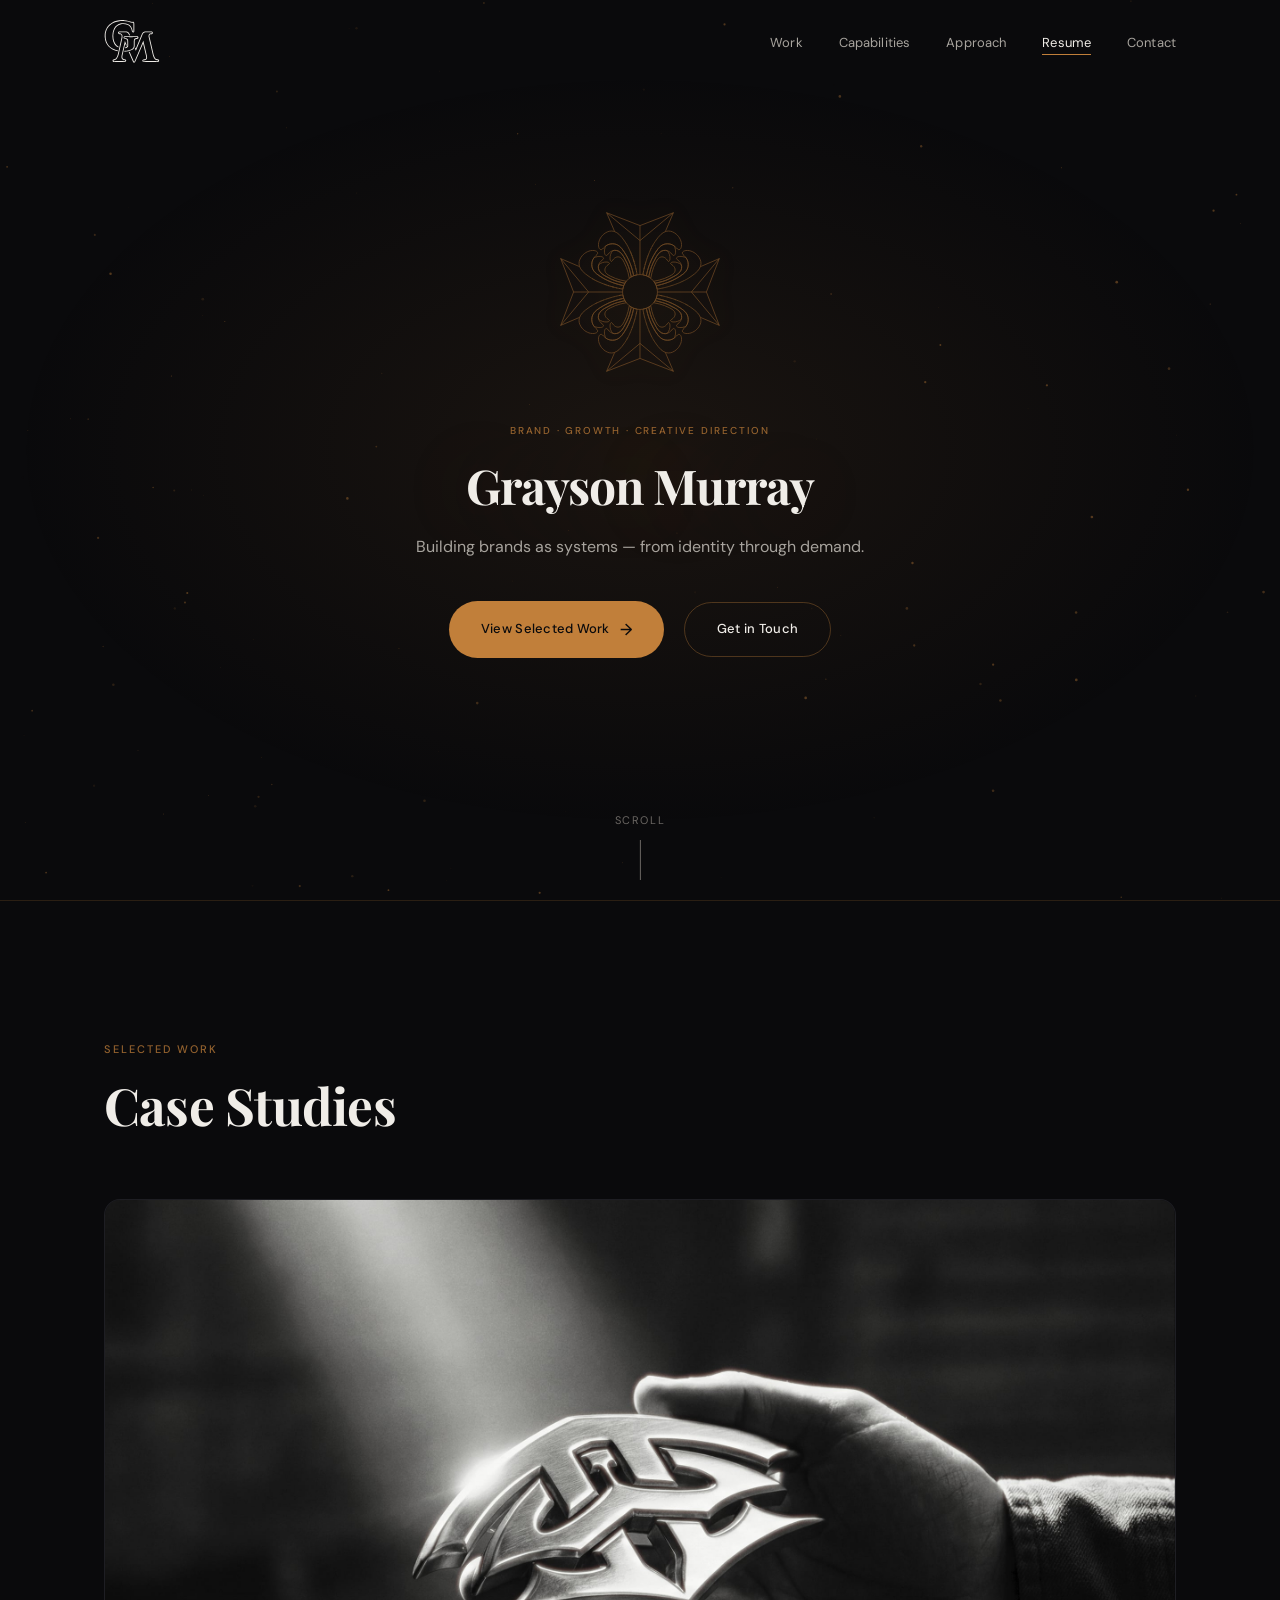
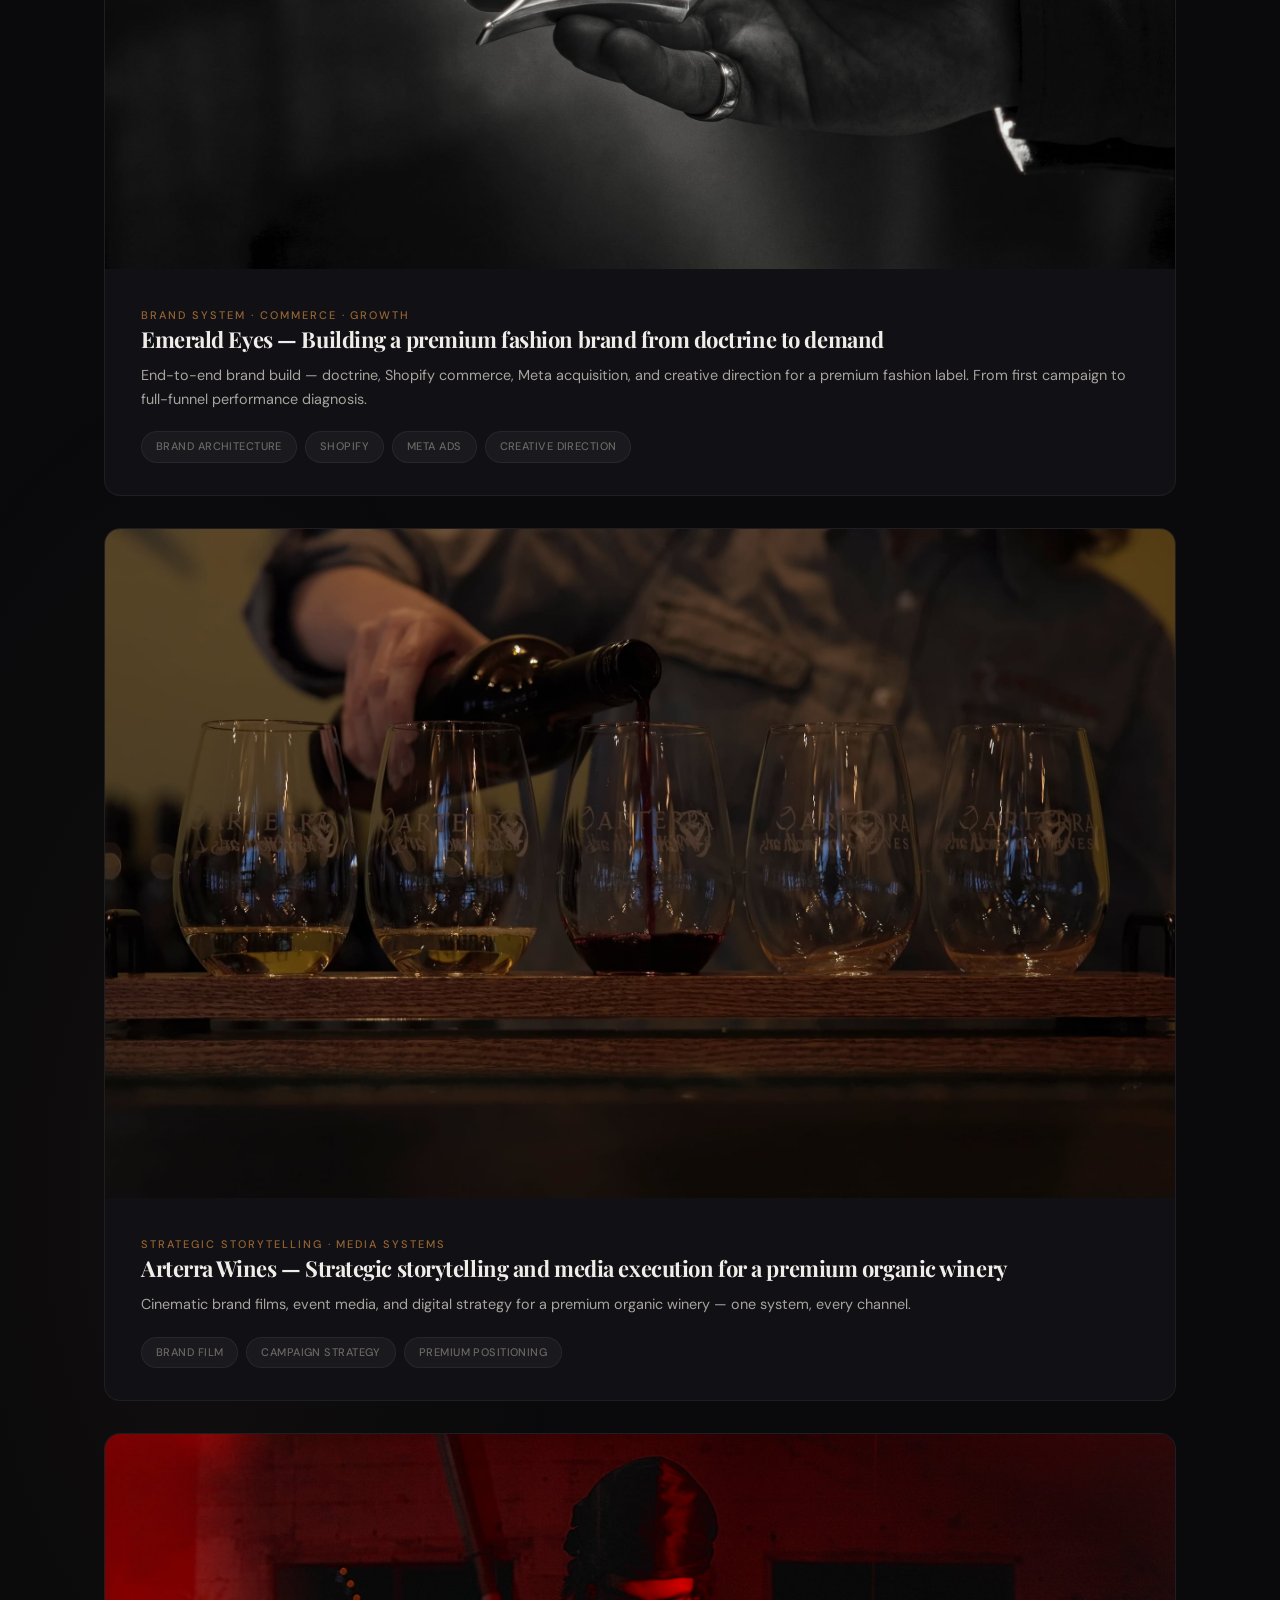
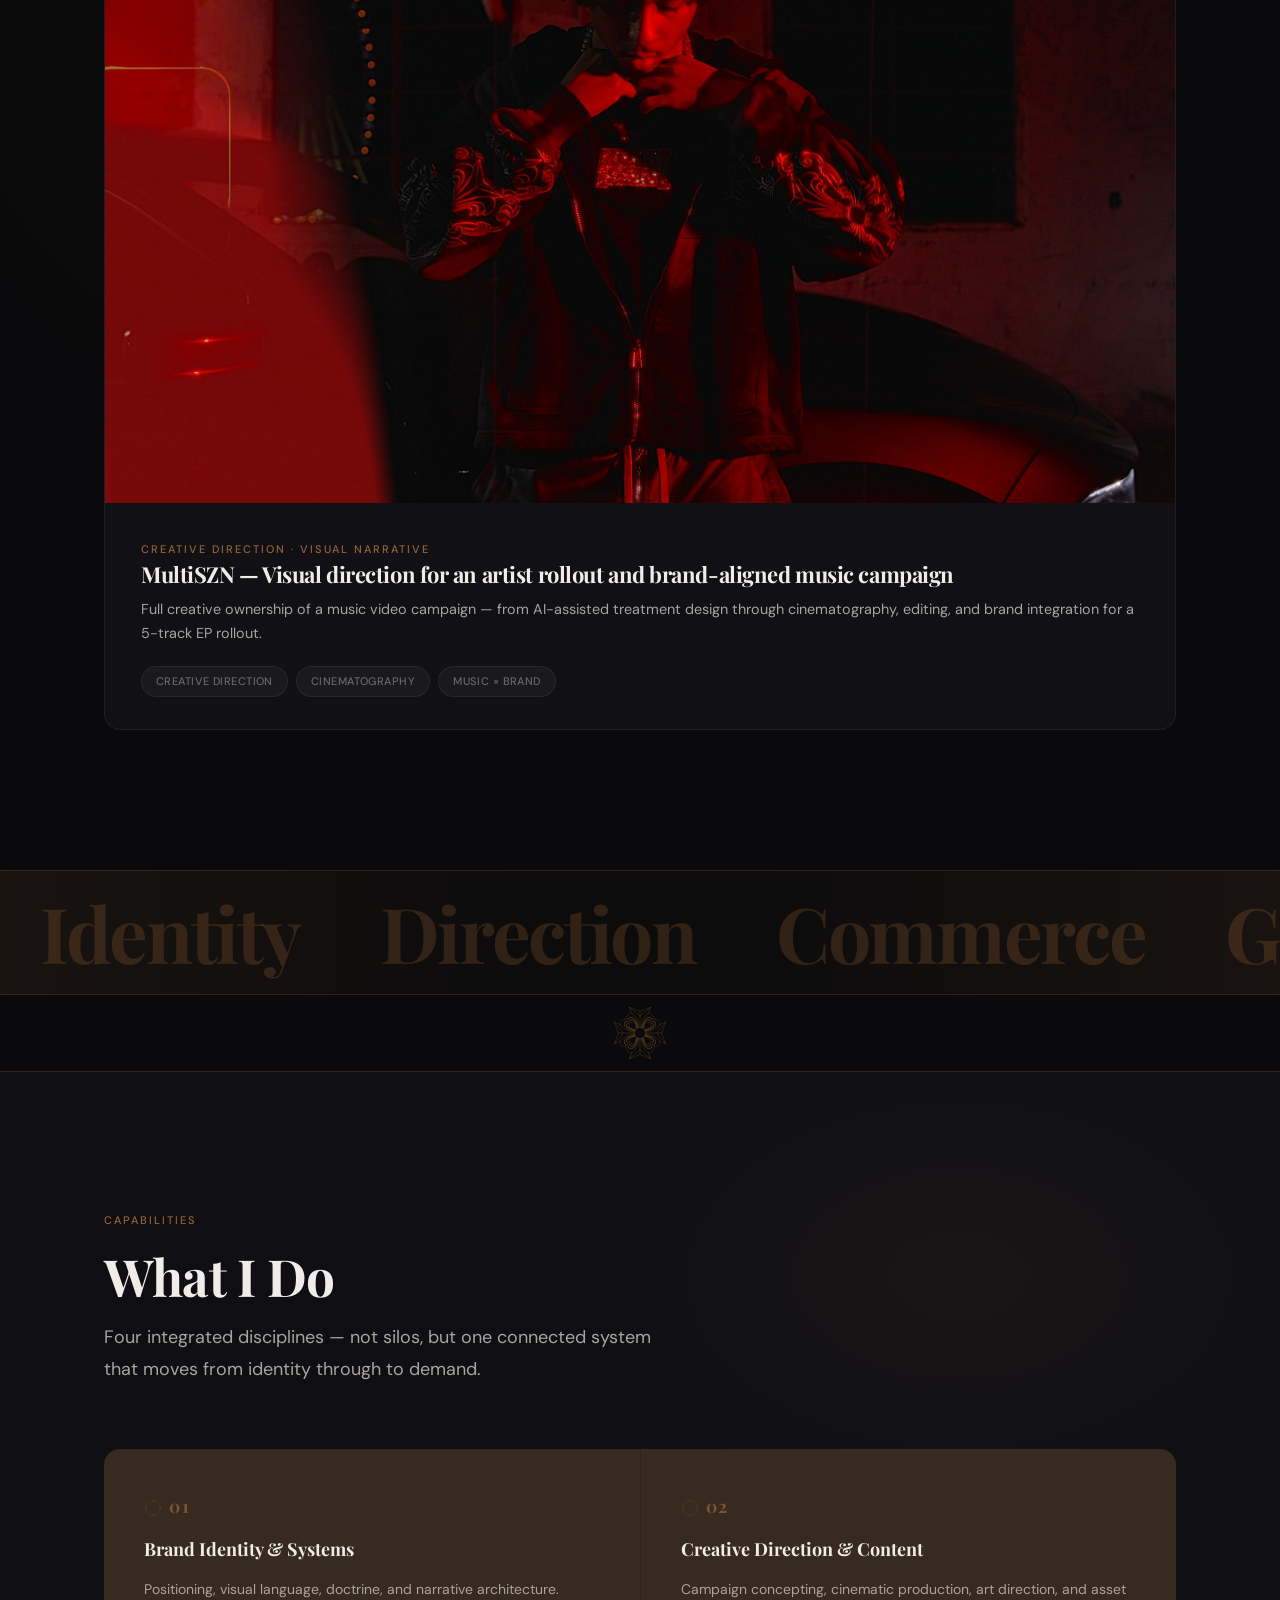
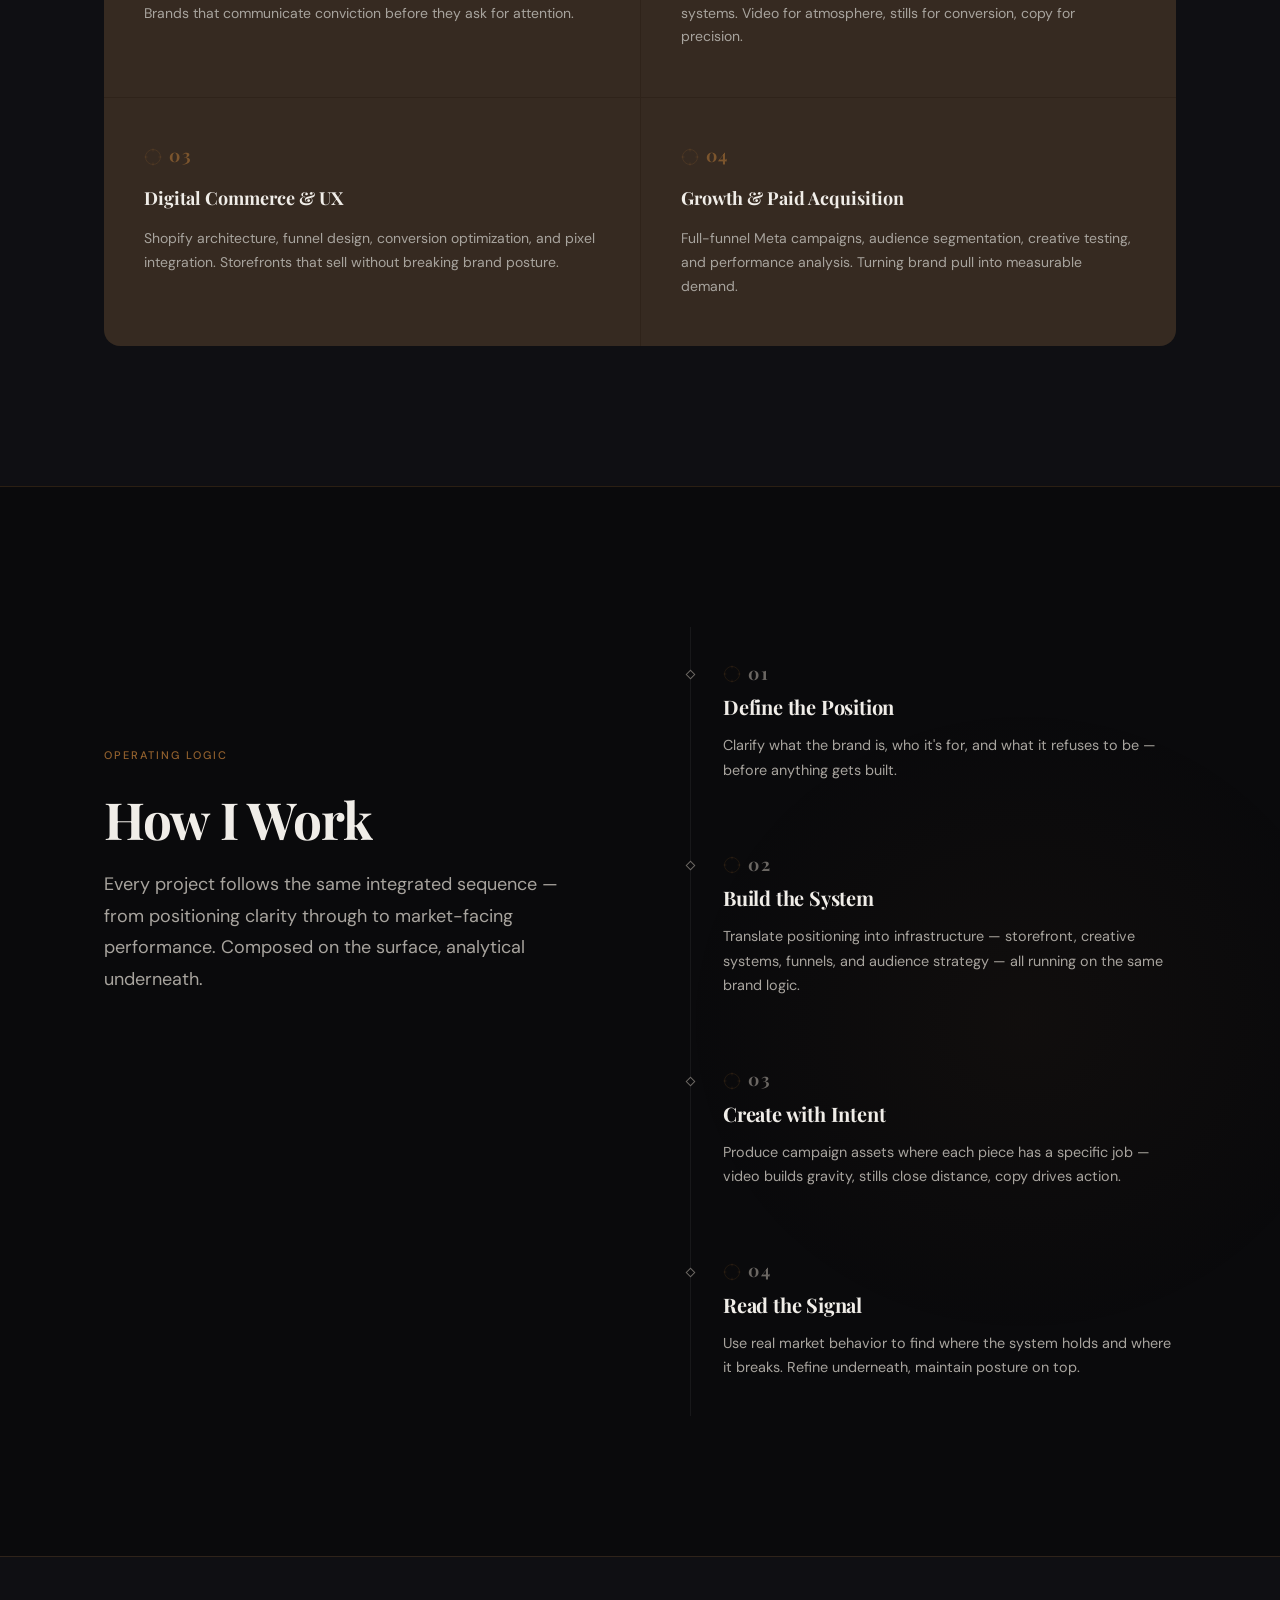
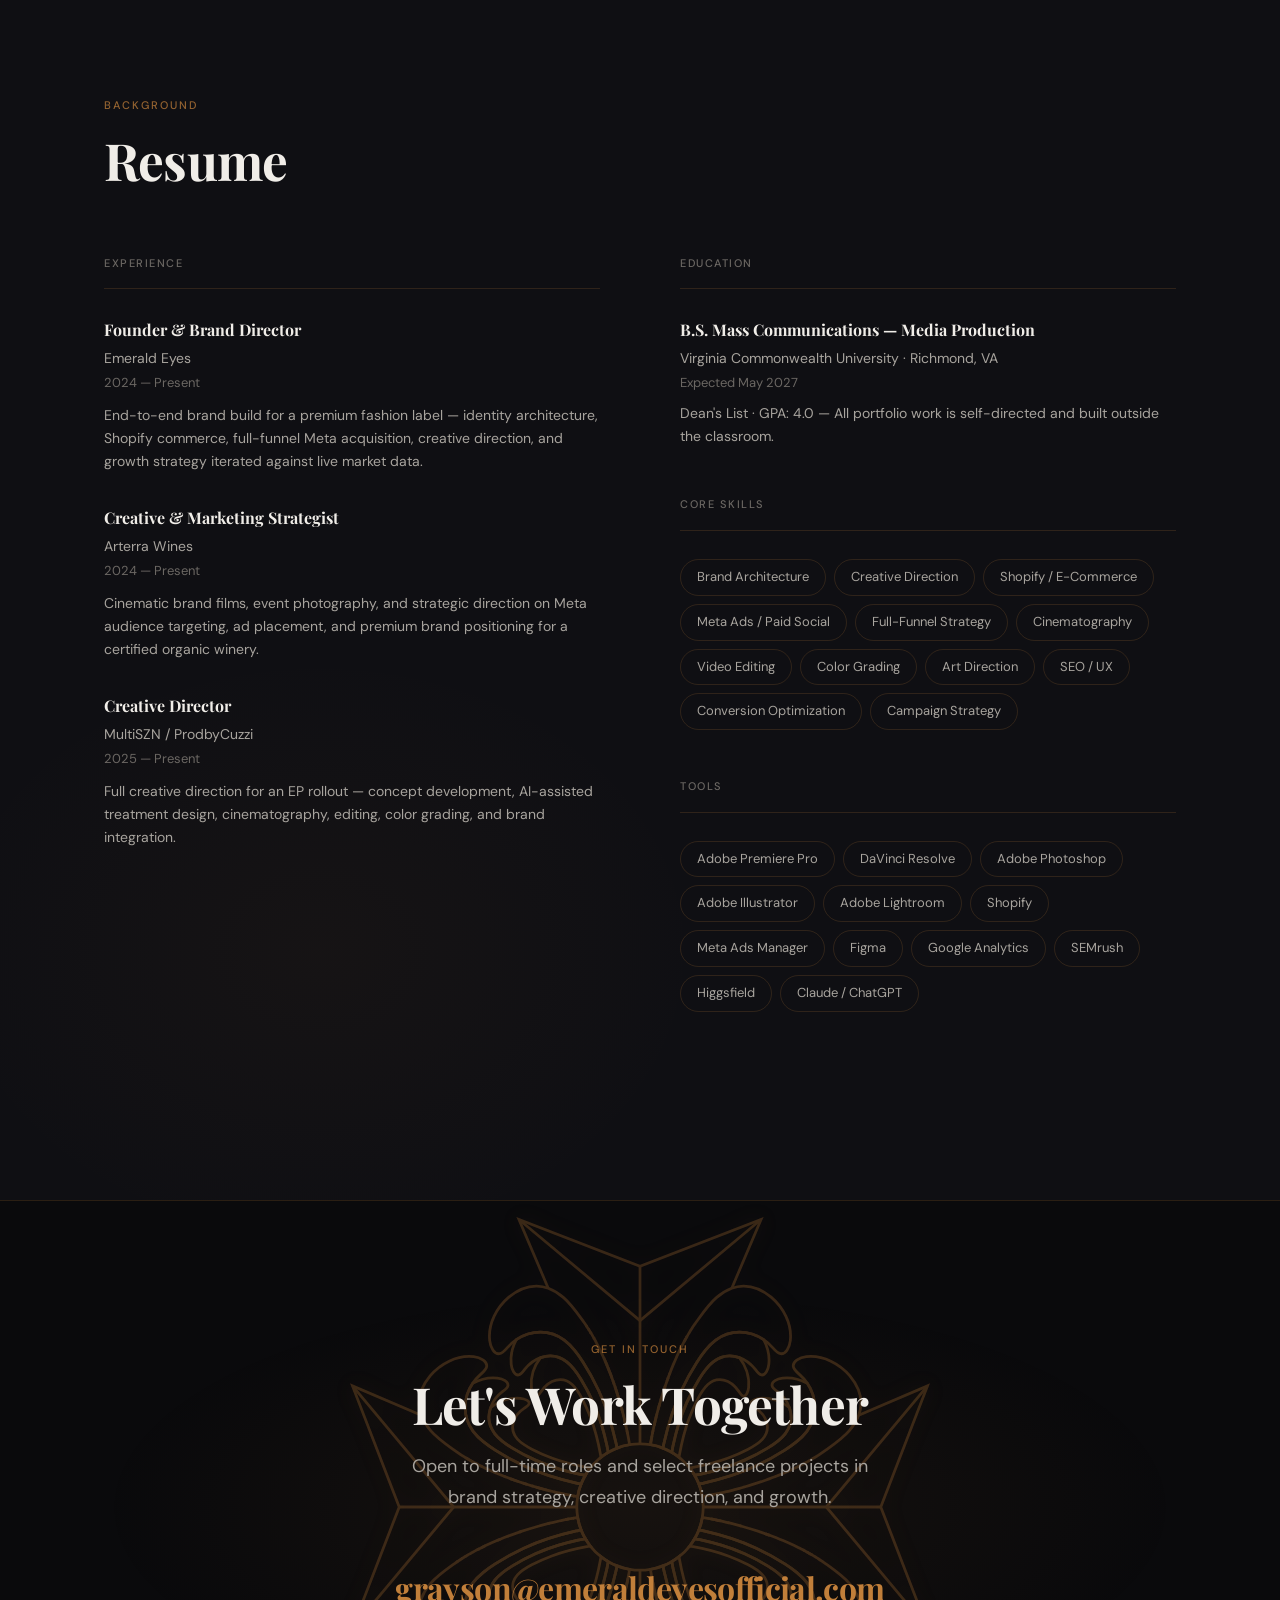
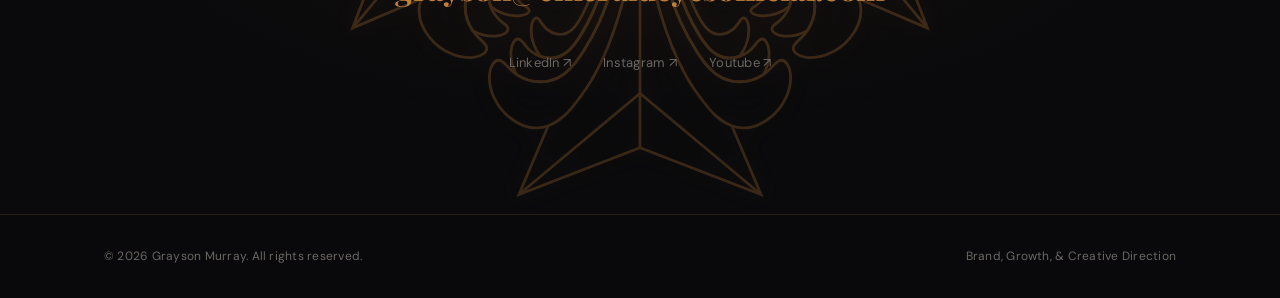
<file: index.html>
<!DOCTYPE html>
<html lang="en">
<head>
  <meta charset="UTF-8">
  <meta name="viewport" content="width=device-width, initial-scale=1.0">
  <link rel="icon" type="image/svg+xml" href="favicon.svg">
  <link rel="icon" type="image/png" sizes="32x32" href="favicon-32x32.png">
  <link rel="icon" type="image/png" sizes="16x16" href="favicon-16x16.png">
  <link rel="apple-touch-icon" sizes="180x180" href="apple-touch-icon.png">
  <title>Grayson Murray — Brand, Growth, &amp; Creative Direction</title>
  <meta name="description" content="Grayson Murray builds identity systems, campaign assets, and conversion infrastructure for digitally native brands.">
  <link rel="preconnect" href="https://fonts.googleapis.com">
  <link rel="preconnect" href="https://fonts.gstatic.com" crossorigin>
  <link href="https://fonts.googleapis.com/css2?family=DM+Sans:ital,opsz,wght@0,9..40,400;0,9..40,500;1,9..40,400&family=Playfair+Display:ital,wght@0,400;0,600;0,700;1,400&display=swap" rel="stylesheet">
  <link rel="stylesheet" href="styles.css?v=9">
</head>
<body>

  <!-- Starfield canvas — fixed behind all content -->
  <canvas id="starfield" aria-hidden="true"></canvas>

  <!-- Navigation -->
  <nav class="nav" id="nav">
    <div class="container">
      <a href="index.html" class="nav__logo" aria-label="Grayson Murray — Home">
        <svg class="nav__logo-svg" viewBox="-10 860 900 640" xmlns="http://www.w3.org/2000/svg">
          <path fill="currentColor" d="M406.67572,1096.50627l-48.10748-.01544-44.69989-1.2384-12.41223-.19116c-4.47839-.06891-8.90582-.01526-13.21295,1.03363-8.71002,2.12109-14.17737,9.5144-14.22736,18.37622-.03937,6.98383,3.24365,12.83746,9.47809,16.10321,10.53021,5.51599,20.26978,3.10272,32.36041,8.17053,6.04919,2.53552,9.56573,7.38977,10.85901,13.758,1.87152,9.21533,2.44598,18.20581,2.46375,27.77911l.10309,55.55212c.02594,13.98102-19.38196,20.12994-30.21088,22.62219l-3.034,13.46002c12.39941-2.15302,27.802-6.83527,36.81641-15.61029,5.11945-4.98358,8.84662-11.5401,8.84082-19.01379l-.05109-65.62854c-.00659-8.45514-1.14056-16.34467-3.09894-24.33154-2.25824-9.20953-8.2879-16.12323-16.86346-20.00781-16.8302-7.62384-36.52545-2.88239-34.83191-14.07928.40973-2.70898,2.93347-4.97119,6.3269-5.16254,6.65912-.37549,13.25732-.25629,20.0791-.07666l37.59912.99017,15.3252.20416,33.013-.00238,15.32538-.20123,37.20197-1.00934,18.98291-.07776c1.79132-.00732,3.5896.5943,5.12012,1.36017,2.47852,1.24017,3.46259,3.64868,3.08783,6.3006-.75763,5.36249-10.85193,6.12646-15.98962,6.95831-21.08679,3.41418-34.21008,7.86853-37.76349,31.78156-1.04181,7.01111-1.66486,13.71552-1.69177,20.87866l-.24445,64.9895c-.04199,11.16925-5.17542,21.02917-12.69073,29.04242-26.16681,27.90051-85.86694,35.91882-122.64148,38.21216l-2.98145,12.72852c37.02588-1.91406,84.35297-8.44904,116.6568-27.82208,18.70734-11.21912,34.26361-29.48297,34.36145-52.29529l.2912-67.89825c.03308-7.71228.92737-14.96338,2.80682-22.15131,4.43561-16.96423,26.36658-12.35724,41.23987-18.6051,7.59973-3.19244,11.84924-10.159,11.28864-18.39398-.49329-7.24585-4.95172-13.10315-11.75366-15.86066-4.72327-1.91486-9.60474-2.11102-14.86023-1.98419l-45.9635,1.10919-12.2973.24658Z"/>
          <path fill="currentColor" d="M791.76007,1449.3972c-1.13489-11.2843-13.99542-17.89673-24.94226-17.76654-11.23187.13361-21.32855-3.59064-28.90094-11.9342-9.49304-10.45972-15.6438-24.47009-20.11304-37.91388-3.04858-9.17047-5.66382-18.242-7.88245-27.78461l-58.23798-250.4906c-1.79718-7.7301-1.39093-15.59711.5423-22.89545,1.68945-6.37793,6.47913-10.77454,12.672-12.42737,10.93274-2.91791,18.28528.3728,26.85608-4.80347,5.19318-3.13635,8.61169-8.29846,9.27924-13.60809.836-6.64966-1.26257-12.65088-6.03864-17.02588-3.93231-3.60217-8.97729-6.14197-14.61505-6.13928l-88.64673.04144c-5.86578.00275-11.16943,1.15839-16.58051,2.73248-15.71698,4.57214-26.78583,16.38361-33.03998,31.39148l-88.85846,213.22943-7.22546-15.68842c-2.00659,5.47546-3.93201,10.53131-7.05945,15.52197l13.93579,32.08887c.25818.59448.70081.6579.98401-.14636l100.54163-241.23041c1.9198-4.60626,4.56018-8.49084,7.69971-12.17285,5.11945-6.00397,12.05005-9.8446,19.76031-11.49652,3.79694-.81348,7.38428-1.52612,11.39154-1.53088l85.17291-.10077c5.95917-.00702,10.90356,3.92804,9.88654,9.00647-.32983,1.64697-1.5437,3.19568-3.31085,4.20447-4.64893,2.65393-12.72302.36493-24.10571,3.6319-10.45947,3.00201-18.18207,10.64838-21.01526,21.33246-2.49426,9.40607-2.87317,19.52289-.58429,29.36426l58.61334,252.02106c3.16077,13.59033,7.24603,26.75427,12.41931,39.53119,10.18597,25.1571,26.6524,46.80432,56.4046,45.96741,5.77222-.16241,14.94183,4.40912,12.22772,9.52271-3.15784,5.94946-16.93207,4.43616-22.73041,4.38739l-15.41565-.1297-44.5271-1.05817-16.17828-.17816c-5.76532-.06348-11.39893-.06213-17.16479-.00031l-16.65851.17871-45.99097,1.05438-17.25989.1571c-5.95099.0542-16.53339,1.1449-21.29633-2.9071-1.06378-.90497-1.81262-2.09216-1.76129-3.30341.21436-5.05731,7.98254-6.93866,12.45172-6.97101,7.79242-.0564,15.23407-.64905,22.50043-3.28772,15.63629-5.6781,21.67804-19.69324,21.63068-35.57623-.02563-8.60114-.85083-16.99512-2.85321-25.54639l-51.31415-219.13989c-.08868-.37866.08301-.84039-.09644-1.41516-.81274-.23602-.90259.16174-.9527.93536l-124.85175,293.92896c-1.25098,2.94495-5.60541,12.8468-8.24573,12.99969-3.06287.17731-7.31561-10.88995-8.67511-14.03119l-57.11688-131.96967-12.64441,3.00574,56.80457,131.24377c3.84937,8.89368,8.40924,22.71429,18.98712,24.37891v.47986h5.27838v-.50885c4.49579-.69928,8.24176-3.89252,10.80194-7.85138,3.06323-4.73676,5.31311-9.70648,7.59357-15.07379l109.18909-256.99591,43.04401,184.06995c2.09821,8.9726,2.56311,17.75439,2.06494,26.72803-1.35315,9.82056-5.42938,16.12201-15.10614,18.97778-10.71057,3.16077-16.11066.64093-25.13617,3.12372-4.53577,1.24768-8.65594,3.39301-11.71387,6.88806-6.64313,7.59277-5.72656,18.54608,2.11676,24.896,8.73138,7.06873,20.3974,5.77075,31.16656,5.65472l16.73737-.18036,45.33716-1.04626,18.05359-.18292c4.38684-.04443,8.60962-.04523,12.99646.00031l17.57208.18225,43.50983,1.04462,16.13843.18719c8.7594.10156,18.81799.97748,26.72241-3.02026,5.13599-2.5976,9.7627-7.27844,9.7627-13.28265h.4798v-5.27802h-.4798Z"/>
          <path fill="currentColor" d="M190.80841,1301.31889c-36.31024-7.42841-70.35431-20.27759-100.48969-42.41083-30.67682-22.53088-53.31592-53.55908-65.4483-89.6875-9.62494-28.6618-12.73273-57.91809-11.66125-88.16003,2.89783-81.79364,44.22485-145.35443,118.55389-179.6933,43.21106-19.96283,92.84247-28.17334,140.31158-27.10303,42.25763.95282,85.58545,12.69067,125.12732,26.6864,10.82281,3.83069,10.00909-4.93726,16.21387-2.39282,1.27722.52374,2.4787,2.31183,2.85901,4.17139,1.34338,6.56879,1.68079,12.94452,1.68878,19.91089l.11456,100.13208c.00323,2.84875-1.78326,7.48193-4.20856,7.48553-2.927.00439-4.71033-4.92572-5.26733-7.6228-4.7301-22.90552-11.20428-44.60468-23.99835-64.38434-10.58618-16.36627-25.05408-29.12708-42.65228-37.52014-22.09839-10.53937-46.00421-13.8009-70.34247-14.50677-15.41937-.4472-30.31848.90247-45.23505,4.74078-40.5647,10.43799-71.84052,37.73511-90.7984,74.66339-9.46844,18.4436-15.68756,38.0835-19.20044,58.65405-5.31793,31.13989-5.40942,62.89508-.13403,94.03217,8.70685,51.39081,35.31628,98.93561,83.5921,122.05591l2.80469-12.8985c-44.84711-22.98993-68.01654-69.6637-74.83203-117.78851-4.24103-29.94635-3.58624-60.22101,2.40295-89.8833,3.07037-15.2063,7.72729-29.45984,14.29749-43.36554,18.46948-39.08997,51.05444-67.30078,94.16425-75.12988,10.61353-1.92749,20.92786-2.65784,31.68665-2.36548,39.81012,1.08185,78.63196,9.63739,102.32727,44.52716,12.71521,18.72235,18.86475,39.9696,23.4491,61.9248,2.06201,9.87512,8.41455,18.22186,18.66608,17.61188,9.73218-.5791,15.96576-10.51648,15.96088-18.83765l-.06061-102.67206c-.00403-6.8241-.54443-13.07983-1.51447-19.69562-1.02167-4.48529-2.5025-8.76471-5.95764-11.93433-6.08423-5.58136-15.24176-5.86151-22.35156-1.21936-37.67212-13.22107-77.56024-24.09528-117.72076-26.64441-2.52197-.1601-4.54633-.37427-6.7594-.37427-8.08612-.40625-16.96967-.41357-24.95245,0-51.23853-.15295-106.22266,13.70581-150.63776,40.67175-52.03851,31.59448-85.38043,79.69061-96.93719,139.51624-1.86017,9.62939-3.67719,19.75317-2.90918,29.49078-1.02338-.18805.0968,3.1723-.95966,3.83856v34.06677c.9668.62402.04584,3.61389.95966,3.3587,7.40906,111.30646,80.35883,179.90326,187.05035,201.21912l2.7984-12.4679Z"/>
          <path fill="currentColor" d="M291.54449,1431.89671c-4.07745-.32983-7.96429-.22858-11.99133-.95337-17.57922-3.16376-23.44159-19.1684-22.93671-35.30255.24188-7.72998,1.1449-15.0708,2.90344-22.7066l38.5755-167.50031,14.85181,33.89136c1.41718-.53802,2.63898-1.6557,3.4408-3.08972l-.23529-20.88458-21.74017-50.26208-47.64044,207.06012c-2.00262,8.70404-2.73029,17.25671-2.71643,25.97351.02991,18.8634,7.39056,36.37848,26.01263,43.20636,14.12238,5.17804,21.21021.46008,28.30328,6.19952,1.91364,1.54846,2.88171,4.14978,1.57483,6.2926-3.4881,5.71912-14.26459,4.46576-19.74866,4.40533l-12.46295-.13733-42.1806-1.19391-24.51886.00043-43.11267,1.19617-12.01007.12988c-5.1178.0553-15.56299,1.44763-18.37482-4.78241-2.17279-4.81421,4.63672-9.09613,9.43536-9.0791,7.28564.02594,14.04034-1.50006,20.48413-5.11157,15.98975-8.96173,27.22302-26.80518,34.37604-43.35339,5.30737-12.27844,9.61438-24.95618,12.55334-38.18445l52.22772-235.07593c5.48718-24.69788,5.59265-58.92426-24.10028-66.99475-11.41919-3.10364-19.13251.45831-24.28656-6.24384-2.0755-2.69891-1.65137-6.19,1.20923-8.06909,1.87415-1.23114,4.09418-2.04736,6.61444-2.04602l94.22626.05005c3.76471.00201,7.10754.67676,10.65625,1.42249,7.83063,1.64569,14.5528,5.82996,19.55292,11.98816,2.89954,3.57104,5.28894,7.27423,7.14856,11.50696l8.4931,19.33136,12.9151.07605c.55475.0033.7674-.37042.54395-.87823l-10.60333-24.0899c-5.5011-12.49811-15.95386-23.85278-29.1709-28.41644-6.86664-2.37097-13.80884-3.59918-21.34167-3.60236l-92.47675-.03943c-5.17267-.0022-9.95978,1.70721-13.92798,4.43573-8.53217,5.8667-10.22754,17.06409-4.30304,25.41632,4.41931,6.23022,11.33447,9.6178,19.13568,10.0152,4.04651.20618,7.88281.16504,11.80396,1.16791,15.23462,3.89648,18.5506,18.47186,18.06012,32.44501-.22076,6.28931-.8089,12.31891-2.21167,18.62848l-52.58246,236.51245c-5.35974,24.1076-23.54089,76.3313-53.79333,76.44611-7.17633.02722-14.14282,2.43573-18.88922,7.79694-3.81689,4.31134-5.5036,9.5907-4.43066,15.60547,1.69019,9.47498,11.34436,15.31281,20.5827,15.67413,5.93945.2323,11.60315.16211,17.62927.0025l46.99286-1.24463,25.96661-.00525,46.5379,1.24213c6.48309.17303,12.58508.29767,18.96741-.03595,6.0108-.31421,11.75781-2.31061,16.05206-6.36707,7.07361-6.68195,7.5177-17.08594,1.11804-24.42078-4.28918-4.91595-10.5545-7.51343-17.15845-8.04767Z"/>
        </svg>
      </a>
      <ul class="nav__links">
        <li><a href="#work" class="nav__link">Work</a></li>
        <li><a href="#capabilities" class="nav__link">Capabilities</a></li>
        <li><a href="#approach" class="nav__link">Approach</a></li>
        <li><a href="#resume" class="nav__link">Resume</a></li>
        <li><a href="#contact" class="nav__link">Contact</a></li>
      </ul>
      <button class="nav__mobile-toggle" id="mobileToggle" aria-label="Open menu">
        <span></span>
        <span></span>
        <span></span>
      </button>
    </div>
  </nav>

  <!-- Mobile Menu -->
  <div class="mobile-menu" id="mobileMenu">
    <a href="#work" class="mobile-menu__link">Work</a>
    <a href="#capabilities" class="mobile-menu__link">Capabilities</a>
    <a href="#approach" class="mobile-menu__link">Approach</a>
    <a href="#resume" class="mobile-menu__link">Resume</a>
    <a href="#contact" class="mobile-menu__link">Contact</a>
  </div>

  <!-- Hero -->
  <section class="hero">
    <div class="container">
      <div class="hero__content fade-in">

        <!-- Compact sacred geometry ornament — sits above the text,
             matching the reference site's ornament-above-title layout -->
        <div class="hero__ornament" aria-hidden="true">
          <img src="Cross.svg" class="geo-cross" alt="">
        </div>

        <span class="label hero__label">Brand &middot; Growth &middot; Creative Direction</span>
        <h1 class="heading-xl hero__title">
          <span class="word"><span class="word-inner">Grayson</span></span>
          <span class="word"><span class="word-inner">Murray</span></span>
        </h1>
        <p class="body-lg hero__subtitle">Building brands as systems — from identity through demand.</p>
        <div class="hero__cta-group">
          <a href="#work" class="btn btn--primary">View Selected Work <span class="btn__arrow">&rarr;</span></a>
          <a href="#contact" class="btn btn--outline">Get in Touch</a>
        </div>
      </div>
    </div>
    <div class="hero__scroll-indicator">
      <span>Scroll</span>
      <div class="hero__scroll-line"></div>
    </div>
  </section>

  <!-- Selected Work -->
  <section class="section" id="work">
    <div class="container">
      <div style="margin-bottom: 64px;" class="fade-in">
        <span class="label" style="display:block; margin-bottom:16px;">Selected Work</span>
        <h2 class="heading-lg">Case Studies</h2>
      </div>

      <div class="work-grid">

        <!-- Emerald Eyes -->
        <a href="emerald-eyes.html" class="work-card fade-in">
          <div class="work-card__image">
            <img src="Site%20Media/Hero%20Images/EMERALD%20EYES%20HERO.jpg" alt="Emerald Eyes — Hero Image" loading="lazy">
          </div>
          <div class="work-card__content">
            <span class="label work-card__category">Brand System &middot; Commerce &middot; Growth</span>
            <h3 class="work-card__title">Emerald Eyes — Building a premium fashion brand from doctrine to demand</h3>
            <p class="work-card__description">End-to-end brand build — doctrine, Shopify commerce, Meta acquisition, and creative direction for a premium fashion label. From first campaign to full-funnel performance diagnosis.</p>
            <div class="work-card__tags">
              <span class="tag">Brand Architecture</span>
              <span class="tag">Shopify</span>
              <span class="tag">Meta Ads</span>
              <span class="tag">Creative Direction</span>
            </div>
          </div>
          <div class="work-card__geo-mark" aria-hidden="true"><svg width="24" height="24" viewBox="0 0 24 24" fill="none"><circle cx="12" cy="12" r="10" stroke="rgba(193,127,58,0.55)" stroke-width="0.75"/><circle cx="12" cy="12" r="5.5" stroke="rgba(193,127,58,0.55)" stroke-width="0.75"/><line x1="12" y1="1" x2="12" y2="5" stroke="rgba(193,127,58,0.55)" stroke-width="0.75"/><line x1="12" y1="19" x2="12" y2="23" stroke="rgba(193,127,58,0.55)" stroke-width="0.75"/><line x1="1" y1="12" x2="5" y2="12" stroke="rgba(193,127,58,0.55)" stroke-width="0.75"/><line x1="19" y1="12" x2="23" y2="12" stroke="rgba(193,127,58,0.55)" stroke-width="0.75"/></svg></div>
        </a>

        <!-- Arterra Wines -->
        <a href="arterra-wines.html" class="work-card fade-in">
          <div class="work-card__image">
            <img src="Site%20Media/Hero%20Images/ARTERRA%20WINES%20HERO.jpg" alt="Arterra Wines — Hero Image" loading="lazy">
          </div>
          <div class="work-card__content">
            <span class="label work-card__category">Strategic Storytelling &middot; Media Systems</span>
            <h3 class="work-card__title">Arterra Wines — Strategic storytelling and media execution for a premium organic winery</h3>
            <p class="work-card__description">Cinematic brand films, event media, and digital strategy for a premium organic winery — one system, every channel.</p>
            <div class="work-card__tags">
              <span class="tag">Brand Film</span>
              <span class="tag">Campaign Strategy</span>
              <span class="tag">Premium Positioning</span>
            </div>
          </div>
          <div class="work-card__geo-mark" aria-hidden="true"><svg width="24" height="24" viewBox="0 0 24 24" fill="none"><circle cx="12" cy="12" r="10" stroke="rgba(193,127,58,0.55)" stroke-width="0.75"/><circle cx="12" cy="12" r="5.5" stroke="rgba(193,127,58,0.55)" stroke-width="0.75"/><line x1="12" y1="1" x2="12" y2="5" stroke="rgba(193,127,58,0.55)" stroke-width="0.75"/><line x1="12" y1="19" x2="12" y2="23" stroke="rgba(193,127,58,0.55)" stroke-width="0.75"/><line x1="1" y1="12" x2="5" y2="12" stroke="rgba(193,127,58,0.55)" stroke-width="0.75"/><line x1="19" y1="12" x2="23" y2="12" stroke="rgba(193,127,58,0.55)" stroke-width="0.75"/></svg></div>
        </a>

        <!-- MultiSZN -->
        <a href="multiszn.html" class="work-card fade-in">
          <div class="work-card__image">
            <img src="Site%20Media/Hero%20Images/MULTISZN%20VIDEO%20HERO.jpg" alt="MultiSZN — Hero Image" loading="lazy">
          </div>
          <div class="work-card__content">
            <span class="label work-card__category">Creative Direction &middot; Visual Narrative</span>
            <h3 class="work-card__title">MultiSZN — Visual direction for an artist rollout and brand-aligned music campaign</h3>
            <p class="work-card__description">Full creative ownership of a music video campaign — from AI-assisted treatment design through cinematography, editing, and brand integration for a 5-track EP rollout.</p>
            <div class="work-card__tags">
              <span class="tag">Creative Direction</span>
              <span class="tag">Cinematography</span>
              <span class="tag">Music &times; Brand</span>
            </div>
          </div>
          <div class="work-card__geo-mark" aria-hidden="true"><svg width="24" height="24" viewBox="0 0 24 24" fill="none"><circle cx="12" cy="12" r="10" stroke="rgba(193,127,58,0.55)" stroke-width="0.75"/><circle cx="12" cy="12" r="5.5" stroke="rgba(193,127,58,0.55)" stroke-width="0.75"/><line x1="12" y1="1" x2="12" y2="5" stroke="rgba(193,127,58,0.55)" stroke-width="0.75"/><line x1="12" y1="19" x2="12" y2="23" stroke="rgba(193,127,58,0.55)" stroke-width="0.75"/><line x1="1" y1="12" x2="5" y2="12" stroke="rgba(193,127,58,0.55)" stroke-width="0.75"/><line x1="19" y1="12" x2="23" y2="12" stroke="rgba(193,127,58,0.55)" stroke-width="0.75"/></svg></div>
        </a>

      </div>
    </div>
  </section>

  <!-- Marquee Divider -->
  <div class="marquee" aria-hidden="true">
    <div class="marquee__inner">
      <span class="marquee__item">Identity</span>
      <span class="marquee__item">Direction</span>
      <span class="marquee__item">Commerce</span>
      <span class="marquee__item">Growth</span>
      <span class="marquee__item">Identity</span>
      <span class="marquee__item">Direction</span>
      <span class="marquee__item">Commerce</span>
      <span class="marquee__item">Growth</span>
    </div>
  </div>

  <!-- Section ornament — seam between Work and Capabilities -->
  <div class="section-ornament" aria-hidden="true">
    <img src="Cross.svg" class="geo-cross--static" alt="">
  </div>

  <!-- What I Do (Capabilities — elevated surface) -->
  <section class="section section--dark" id="capabilities">
    <div class="container">
      <div style="margin-bottom: 64px;" class="fade-in">
        <span class="label label--light" style="display:block; margin-bottom:16px;">Capabilities</span>
        <h2 class="heading-lg">What I Do</h2>
        <p class="body-lg" style="max-width:560px; margin-top:16px;">Four integrated disciplines — not silos, but one connected system that moves from identity through to demand.</p>
      </div>

      <div class="capabilities-grid reveal-stagger">
        <div class="capability-card">
          <span class="capability-card__number"><svg class="num-geo-ring" aria-hidden="true" width="18" height="18" viewBox="0 0 18 18" fill="none"><circle cx="9" cy="9" r="7.5" stroke="rgba(193,127,58,0.22)" stroke-width="0.75"/><line x1="9" y1="0.5" x2="9" y2="3.5" stroke="rgba(193,127,58,0.22)" stroke-width="0.75"/><line x1="9" y1="14.5" x2="9" y2="17.5" stroke="rgba(193,127,58,0.22)" stroke-width="0.75"/><line x1="0.5" y1="9" x2="3.5" y2="9" stroke="rgba(193,127,58,0.22)" stroke-width="0.75"/><line x1="14.5" y1="9" x2="17.5" y2="9" stroke="rgba(193,127,58,0.22)" stroke-width="0.75"/></svg>01</span>
          <h3 class="capability-card__title">Brand Identity &amp; Systems</h3>
          <p class="capability-card__text">Positioning, visual language, doctrine, and narrative architecture. Brands that communicate conviction before they ask for attention.</p>
        </div>
        <div class="capability-card">
          <span class="capability-card__number"><svg class="num-geo-ring" aria-hidden="true" width="18" height="18" viewBox="0 0 18 18" fill="none"><circle cx="9" cy="9" r="7.5" stroke="rgba(193,127,58,0.22)" stroke-width="0.75"/><line x1="9" y1="0.5" x2="9" y2="3.5" stroke="rgba(193,127,58,0.22)" stroke-width="0.75"/><line x1="9" y1="14.5" x2="9" y2="17.5" stroke="rgba(193,127,58,0.22)" stroke-width="0.75"/><line x1="0.5" y1="9" x2="3.5" y2="9" stroke="rgba(193,127,58,0.22)" stroke-width="0.75"/><line x1="14.5" y1="9" x2="17.5" y2="9" stroke="rgba(193,127,58,0.22)" stroke-width="0.75"/></svg>02</span>
          <h3 class="capability-card__title">Creative Direction &amp; Content</h3>
          <p class="capability-card__text">Campaign concepting, cinematic production, art direction, and asset systems. Video for atmosphere, stills for conversion, copy for precision.</p>
        </div>
        <div class="capability-card">
          <span class="capability-card__number"><svg class="num-geo-ring" aria-hidden="true" width="18" height="18" viewBox="0 0 18 18" fill="none"><circle cx="9" cy="9" r="7.5" stroke="rgba(193,127,58,0.22)" stroke-width="0.75"/><line x1="9" y1="0.5" x2="9" y2="3.5" stroke="rgba(193,127,58,0.22)" stroke-width="0.75"/><line x1="9" y1="14.5" x2="9" y2="17.5" stroke="rgba(193,127,58,0.22)" stroke-width="0.75"/><line x1="0.5" y1="9" x2="3.5" y2="9" stroke="rgba(193,127,58,0.22)" stroke-width="0.75"/><line x1="14.5" y1="9" x2="17.5" y2="9" stroke="rgba(193,127,58,0.22)" stroke-width="0.75"/></svg>03</span>
          <h3 class="capability-card__title">Digital Commerce &amp; UX</h3>
          <p class="capability-card__text">Shopify architecture, funnel design, conversion optimization, and pixel integration. Storefronts that sell without breaking brand posture.</p>
        </div>
        <div class="capability-card">
          <span class="capability-card__number"><svg class="num-geo-ring" aria-hidden="true" width="18" height="18" viewBox="0 0 18 18" fill="none"><circle cx="9" cy="9" r="7.5" stroke="rgba(193,127,58,0.22)" stroke-width="0.75"/><line x1="9" y1="0.5" x2="9" y2="3.5" stroke="rgba(193,127,58,0.22)" stroke-width="0.75"/><line x1="9" y1="14.5" x2="9" y2="17.5" stroke="rgba(193,127,58,0.22)" stroke-width="0.75"/><line x1="0.5" y1="9" x2="3.5" y2="9" stroke="rgba(193,127,58,0.22)" stroke-width="0.75"/><line x1="14.5" y1="9" x2="17.5" y2="9" stroke="rgba(193,127,58,0.22)" stroke-width="0.75"/></svg>04</span>
          <h3 class="capability-card__title">Growth &amp; Paid Acquisition</h3>
          <p class="capability-card__text">Full-funnel Meta campaigns, audience segmentation, creative testing, and performance analysis. Turning brand pull into measurable demand.</p>
        </div>
      </div>
    </div>
  </section>

  <!-- Philosophy / Approach -->
  <section class="section philosophy" id="approach">
    <div class="container">
      <div class="philosophy__grid">
        <div class="philosophy__heading fade-in">
          <span class="label">Operating Logic</span>
          <h2 class="heading-lg" style="margin-top:8px;">How I Work</h2>
          <p class="body-lg" style="margin-top:20px;">Every project follows the same integrated sequence — from positioning clarity through to market-facing performance. Composed on the surface, analytical underneath.</p>
        </div>
        <div class="philosophy__steps fade-in">
          <div class="philosophy__step">
            <div class="philosophy__step-number"><svg class="num-geo-ring" aria-hidden="true" width="18" height="18" viewBox="0 0 18 18" fill="none"><circle cx="9" cy="9" r="7.5" stroke="rgba(193,127,58,0.2)" stroke-width="0.75"/><line x1="9" y1="0.5" x2="9" y2="3.5" stroke="rgba(193,127,58,0.2)" stroke-width="0.75"/><line x1="9" y1="14.5" x2="9" y2="17.5" stroke="rgba(193,127,58,0.2)" stroke-width="0.75"/><line x1="0.5" y1="9" x2="3.5" y2="9" stroke="rgba(193,127,58,0.2)" stroke-width="0.75"/><line x1="14.5" y1="9" x2="17.5" y2="9" stroke="rgba(193,127,58,0.2)" stroke-width="0.75"/></svg>01</div>
            <h3 class="philosophy__step-title">Define the Position</h3>
            <p class="philosophy__step-text">Clarify what the brand is, who it's for, and what it refuses to be — before anything gets built.</p>
          </div>
          <div class="philosophy__step">
            <div class="philosophy__step-number"><svg class="num-geo-ring" aria-hidden="true" width="18" height="18" viewBox="0 0 18 18" fill="none"><circle cx="9" cy="9" r="7.5" stroke="rgba(193,127,58,0.2)" stroke-width="0.75"/><line x1="9" y1="0.5" x2="9" y2="3.5" stroke="rgba(193,127,58,0.2)" stroke-width="0.75"/><line x1="9" y1="14.5" x2="9" y2="17.5" stroke="rgba(193,127,58,0.2)" stroke-width="0.75"/><line x1="0.5" y1="9" x2="3.5" y2="9" stroke="rgba(193,127,58,0.2)" stroke-width="0.75"/><line x1="14.5" y1="9" x2="17.5" y2="9" stroke="rgba(193,127,58,0.2)" stroke-width="0.75"/></svg>02</div>
            <h3 class="philosophy__step-title">Build the System</h3>
            <p class="philosophy__step-text">Translate positioning into infrastructure — storefront, creative systems, funnels, and audience strategy — all running on the same brand logic.</p>
          </div>
          <div class="philosophy__step">
            <div class="philosophy__step-number"><svg class="num-geo-ring" aria-hidden="true" width="18" height="18" viewBox="0 0 18 18" fill="none"><circle cx="9" cy="9" r="7.5" stroke="rgba(193,127,58,0.2)" stroke-width="0.75"/><line x1="9" y1="0.5" x2="9" y2="3.5" stroke="rgba(193,127,58,0.2)" stroke-width="0.75"/><line x1="9" y1="14.5" x2="9" y2="17.5" stroke="rgba(193,127,58,0.2)" stroke-width="0.75"/><line x1="0.5" y1="9" x2="3.5" y2="9" stroke="rgba(193,127,58,0.2)" stroke-width="0.75"/><line x1="14.5" y1="9" x2="17.5" y2="9" stroke="rgba(193,127,58,0.2)" stroke-width="0.75"/></svg>03</div>
            <h3 class="philosophy__step-title">Create with Intent</h3>
            <p class="philosophy__step-text">Produce campaign assets where each piece has a specific job — video builds gravity, stills close distance, copy drives action.</p>
          </div>
          <div class="philosophy__step">
            <div class="philosophy__step-number"><svg class="num-geo-ring" aria-hidden="true" width="18" height="18" viewBox="0 0 18 18" fill="none"><circle cx="9" cy="9" r="7.5" stroke="rgba(193,127,58,0.2)" stroke-width="0.75"/><line x1="9" y1="0.5" x2="9" y2="3.5" stroke="rgba(193,127,58,0.2)" stroke-width="0.75"/><line x1="9" y1="14.5" x2="9" y2="17.5" stroke="rgba(193,127,58,0.2)" stroke-width="0.75"/><line x1="0.5" y1="9" x2="3.5" y2="9" stroke="rgba(193,127,58,0.2)" stroke-width="0.75"/><line x1="14.5" y1="9" x2="17.5" y2="9" stroke="rgba(193,127,58,0.2)" stroke-width="0.75"/></svg>04</div>
            <h3 class="philosophy__step-title">Read the Signal</h3>
            <p class="philosophy__step-text">Use real market behavior to find where the system holds and where it breaks. Refine underneath, maintain posture on top.</p>
          </div>
        </div>
      </div>
    </div>
  </section>

  <!-- Resume (elevated surface section) -->
  <section class="section section--dark resume-section" id="resume">
    <div class="container">
      <div style="margin-bottom: 64px;" class="fade-in">
        <span class="label label--light" style="display:block; margin-bottom:16px;">Background</span>
        <h2 class="heading-lg">Resume</h2>
      </div>

      <div class="resume-grid fade-in">
        <div>
          <div class="resume-block">
            <h3 class="resume-block__title">Experience</h3>
            <div class="resume-item">
              <div class="resume-item__role">Founder &amp; Brand Director</div>
              <div class="resume-item__company">Emerald Eyes</div>
              <div class="resume-item__date">2024 — Present</div>
              <p class="resume-item__desc">End-to-end brand build for a premium fashion label — identity architecture, Shopify commerce, full-funnel Meta acquisition, creative direction, and growth strategy iterated against live market data.</p>
            </div>
            <div class="resume-item">
              <div class="resume-item__role">Creative &amp; Marketing Strategist</div>
              <div class="resume-item__company">Arterra Wines</div>
              <div class="resume-item__date">2024 — Present</div>
              <p class="resume-item__desc">Cinematic brand films, event photography, and strategic direction on Meta audience targeting, ad placement, and premium brand positioning for a certified organic winery.</p>
            </div>
            <div class="resume-item">
              <div class="resume-item__role">Creative Director</div>
              <div class="resume-item__company">MultiSZN / ProdbyCuzzi</div>
              <div class="resume-item__date">2025 — Present</div>
              <p class="resume-item__desc">Full creative direction for an EP rollout — concept development, AI-assisted treatment design, cinematography, editing, color grading, and brand integration.</p>
            </div>
          </div>
        </div>

        <div>
          <div class="resume-block">
            <h3 class="resume-block__title">Education</h3>
            <div class="resume-item">
              <div class="resume-item__role">B.S. Mass Communications — Media Production</div>
              <div class="resume-item__company">Virginia Commonwealth University &middot; Richmond, VA</div>
              <div class="resume-item__date">Expected May 2027</div>
              <div class="resume-item__desc" style="margin-top:8px;">Dean's List &middot; GPA: 4.0 &mdash; All portfolio work is self-directed and built outside the classroom.</div>
            </div>
          </div>

          <div class="resume-block">
            <h3 class="resume-block__title">Core Skills</h3>
            <ul class="skill-list">
              <li>Brand Architecture</li>
              <li>Creative Direction</li>
              <li>Shopify / E-Commerce</li>
              <li>Meta Ads / Paid Social</li>
              <li>Full-Funnel Strategy</li>
              <li>Cinematography</li>
              <li>Video Editing</li>
              <li>Color Grading</li>
              <li>Art Direction</li>
              <li>SEO / UX</li>
              <li>Conversion Optimization</li>
              <li>Campaign Strategy</li>
            </ul>
          </div>

          <div class="resume-block">
            <h3 class="resume-block__title">Tools</h3>
            <ul class="skill-list">
              <li>Adobe Premiere Pro</li>
              <li>DaVinci Resolve</li>
              <li>Adobe Photoshop</li>
              <li>Adobe Illustrator</li>
              <li>Adobe Lightroom</li>
              <li>Shopify</li>
              <li>Meta Ads Manager</li>
              <li>Figma</li>
              <li>Google Analytics</li>
              <li>SEMrush</li>
              <li>Higgsfield</li>
              <li>Claude / ChatGPT</li>
            </ul>
          </div>
        </div>
      </div>
    </div>
  </section>

  <!-- Contact -->
  <section class="section contact" id="contact">
    <div class="contact__geo-wrapper" aria-hidden="true">
      <img src="Cross.svg" class="geo-cross geo-cross--contact" alt="">
    </div>
    <div class="container fade-in" style="position:relative; z-index:1;">
      <span class="label" style="display:block; margin-bottom:16px;">Get in Touch</span>
      <h2 class="heading-lg contact__title">Let's Work Together</h2>
      <p class="body-lg contact__subtitle">Open to full-time roles and select freelance projects in brand strategy, creative direction, and growth.</p>
      <a href="mailto:grayson@emeraldeyesofficial.com" class="contact__email">grayson@emeraldeyesofficial.com</a>
      <div class="contact__links">
        <a href="https://www.linkedin.com/in/grayson-murray-media/" class="contact__link">LinkedIn &nearr;</a>
        <a href="https://www.instagram.com/emeraldeyesofficial/" class="contact__link">Instagram &nearr;</a>
        <a href="https://www.youtube.com/channel/UCc9Js6sd3bLznrJMcNHh8pw" class="contact__link">Youtube &nearr;</a>
      </div>
    </div>
  </section>

  <!-- Footer -->
  <footer class="footer">
    <div class="container">
      <span class="footer__text">&copy; 2026 Grayson Murray. All rights reserved.</span>
      <span class="footer__text">Brand, Growth, &amp; Creative Direction</span>
    </div>
  </footer>

  <script src="script.js"></script>
</body>
</html>
</file>
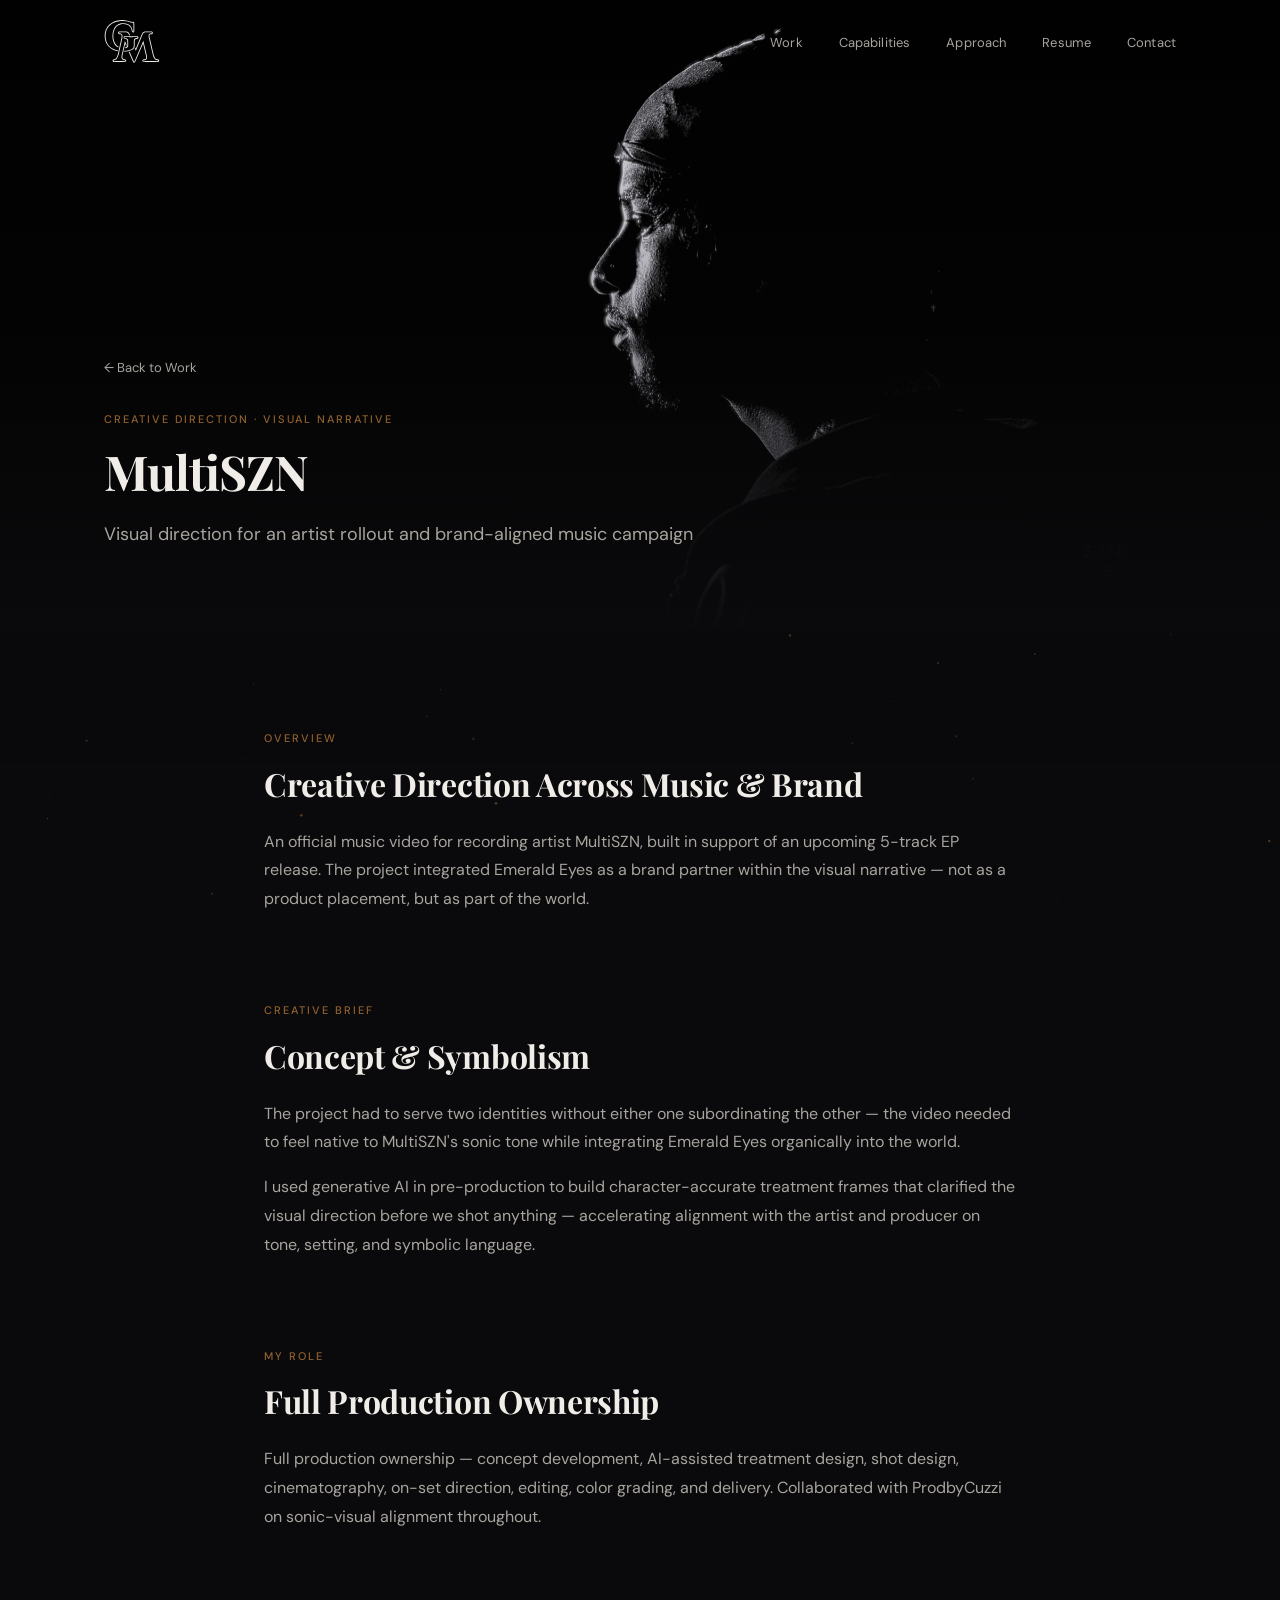
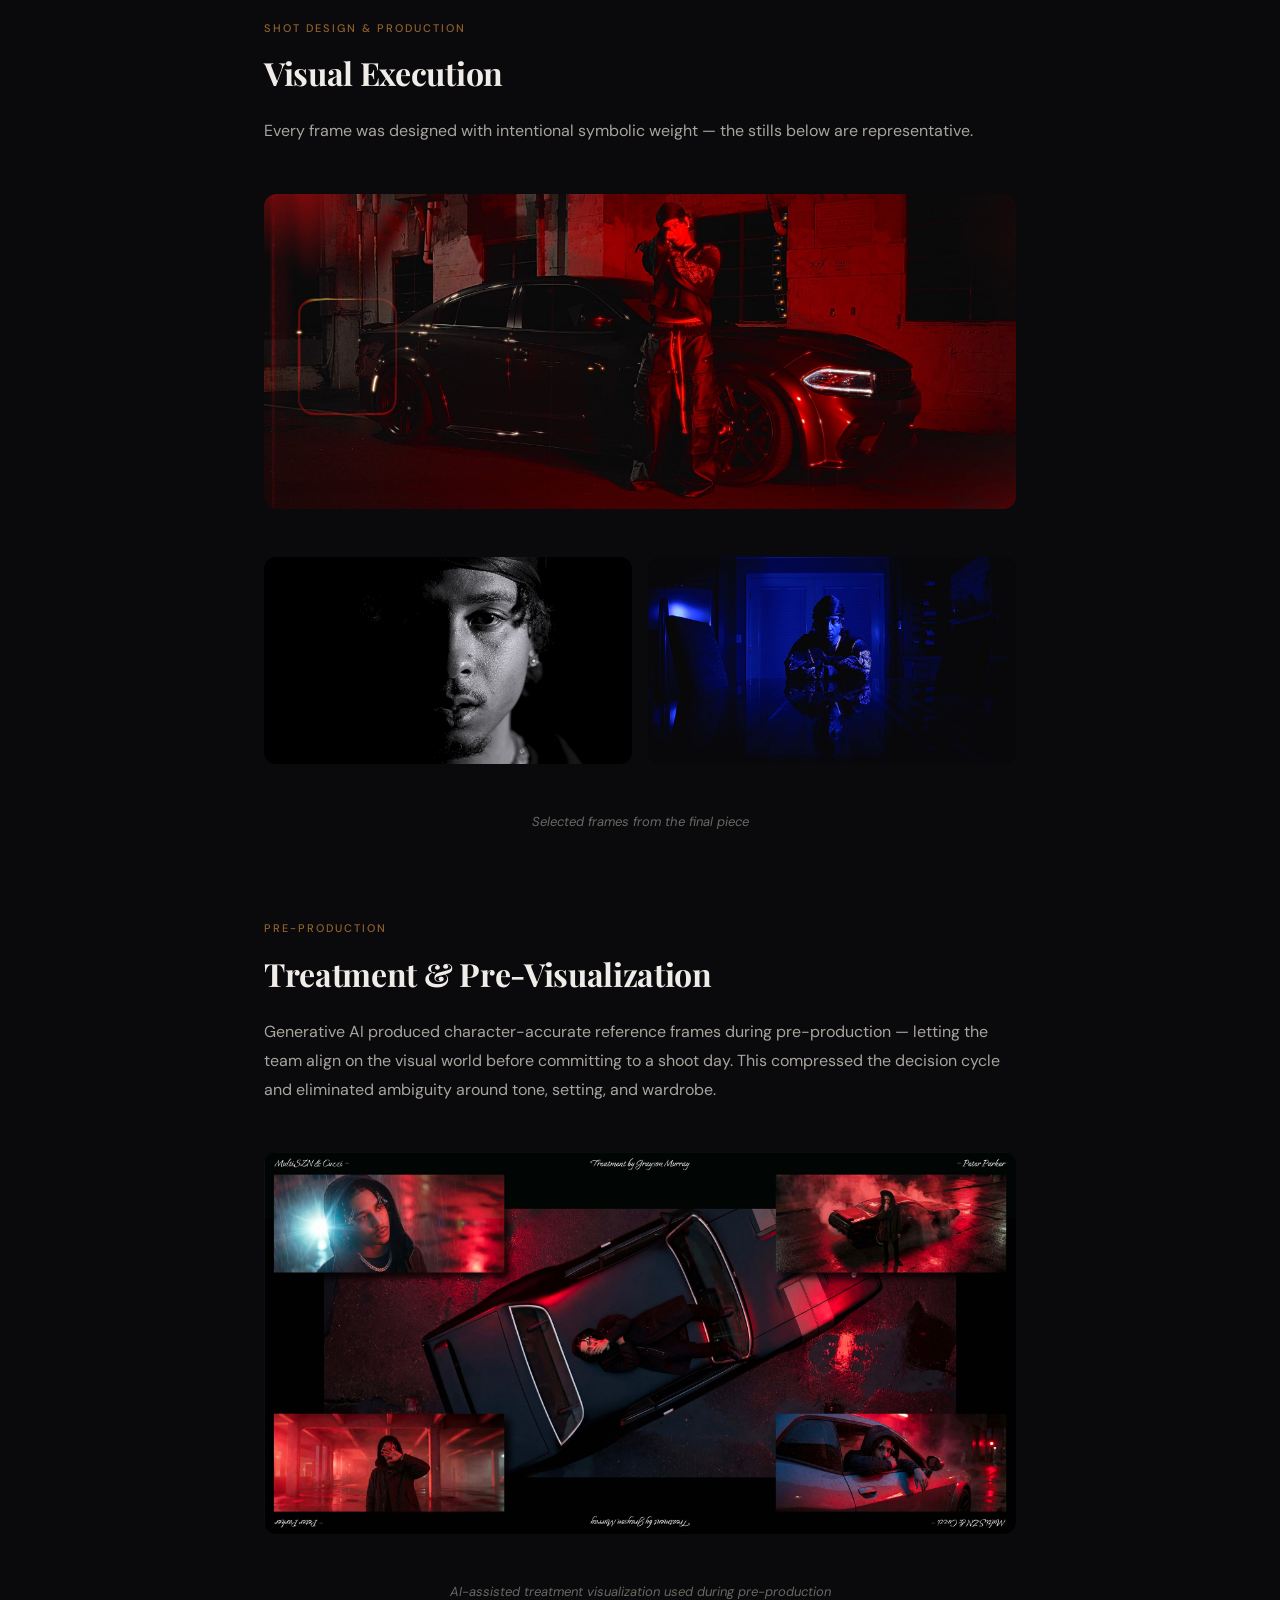
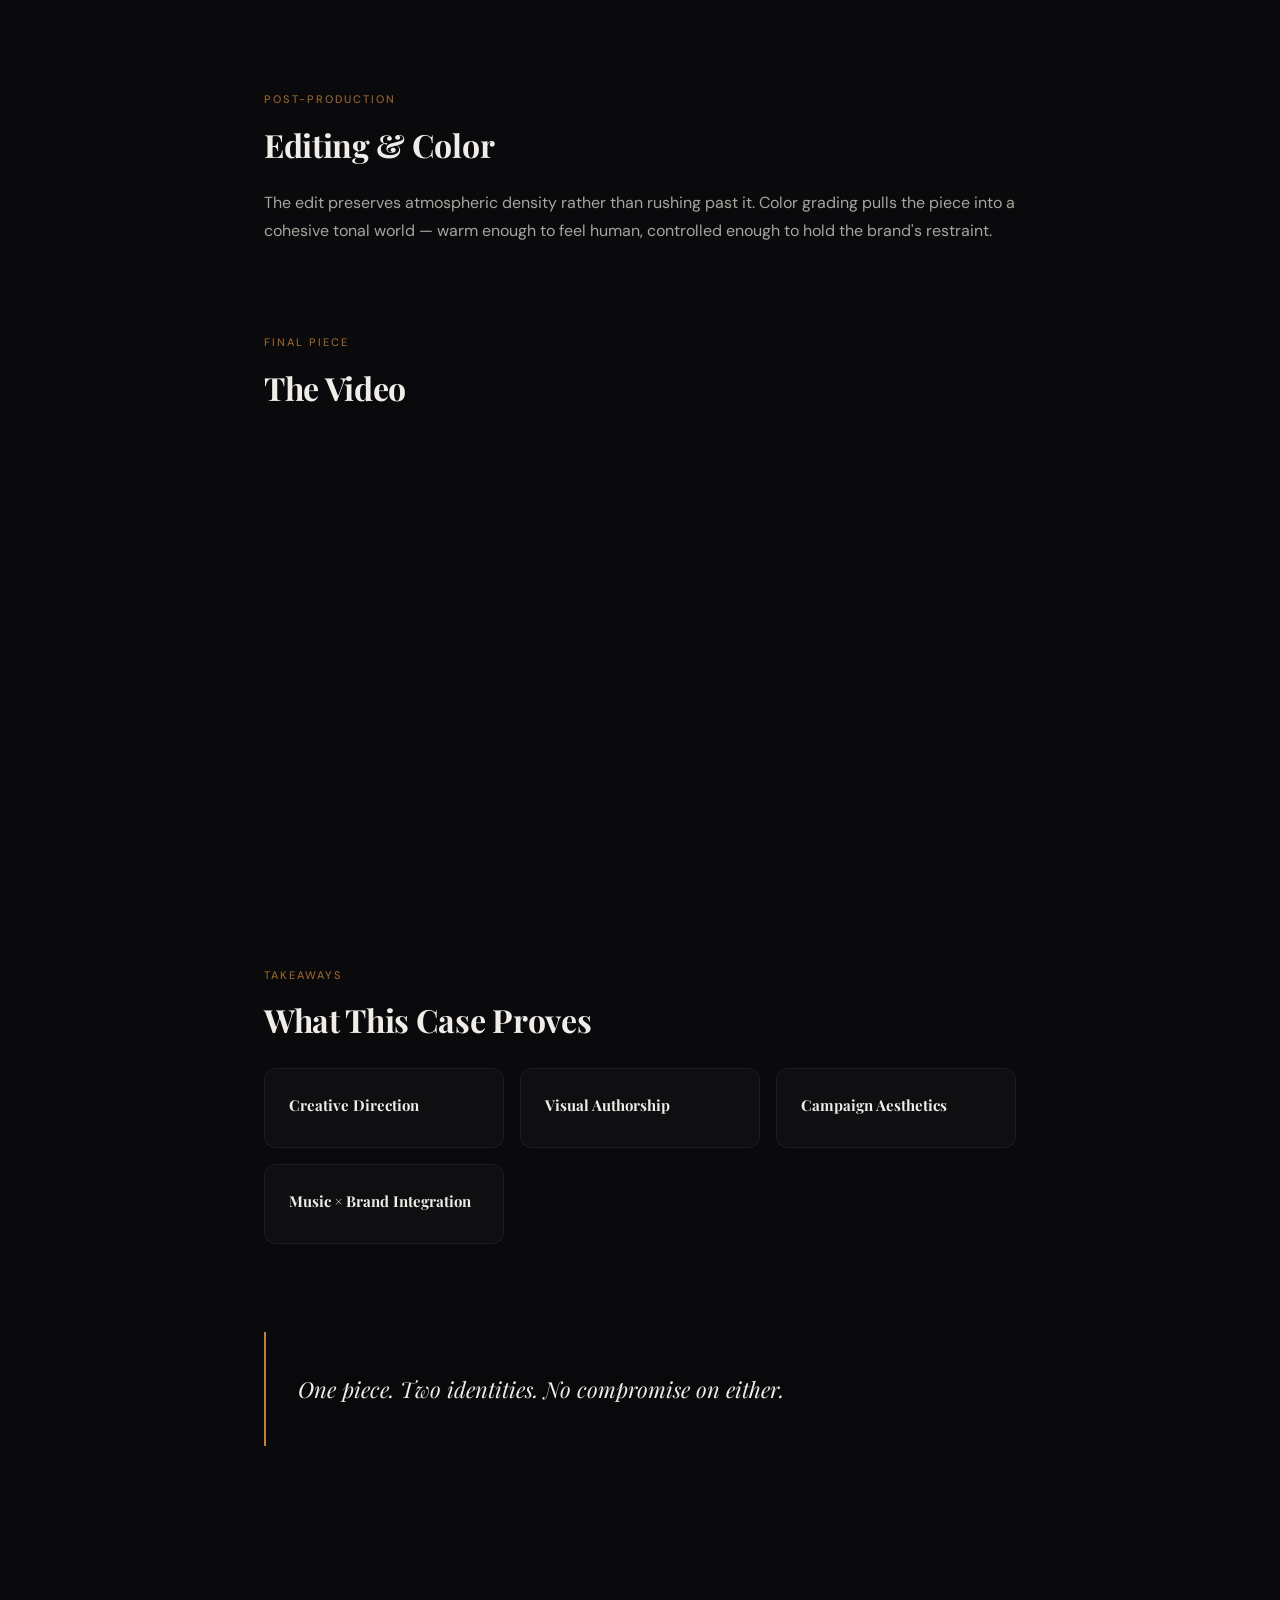
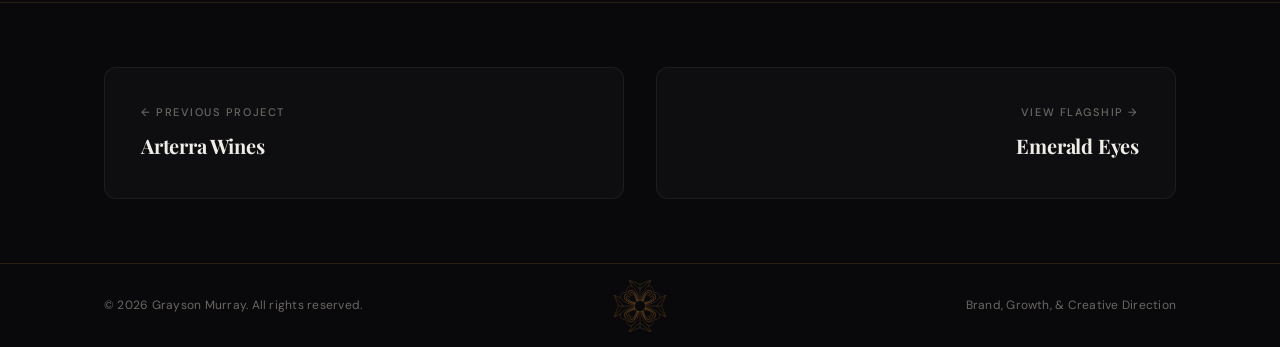
<file: multiszn.html>
<!DOCTYPE html>
<html lang="en">
<head>
  <meta charset="UTF-8">
  <meta name="viewport" content="width=device-width, initial-scale=1.0">
  <link rel="icon" type="image/svg+xml" href="favicon.svg">
  <link rel="icon" type="image/png" sizes="32x32" href="favicon-32x32.png">
  <link rel="icon" type="image/png" sizes="16x16" href="favicon-16x16.png">
  <link rel="apple-touch-icon" sizes="180x180" href="apple-touch-icon.png">
  <title>MultiSZN — Case Study | Grayson Murray</title>
  <meta name="description" content="Visual direction for an artist rollout and brand-aligned music campaign.">
  <link rel="preconnect" href="https://fonts.googleapis.com">
  <link rel="preconnect" href="https://fonts.gstatic.com" crossorigin>
  <link href="https://fonts.googleapis.com/css2?family=DM+Sans:ital,opsz,wght@0,9..40,400;0,9..40,500;1,9..40,400&family=Playfair+Display:ital,wght@0,400;0,600;0,700;1,400&display=swap" rel="stylesheet">
  <link rel="stylesheet" href="styles.css?v=9">
</head>
<body>

  <!-- Starfield canvas — fixed behind all content -->
  <canvas id="starfield" aria-hidden="true"></canvas>


  <!-- Navigation -->
  <nav class="nav" id="nav">
    <div class="container">
      <a href="index.html" class="nav__logo" aria-label="Grayson Murray — Home">
        <svg class="nav__logo-svg" viewBox="-10 860 900 640" xmlns="http://www.w3.org/2000/svg">
          <path fill="currentColor" d="M406.67572,1096.50627l-48.10748-.01544-44.69989-1.2384-12.41223-.19116c-4.47839-.06891-8.90582-.01526-13.21295,1.03363-8.71002,2.12109-14.17737,9.5144-14.22736,18.37622-.03937,6.98383,3.24365,12.83746,9.47809,16.10321,10.53021,5.51599,20.26978,3.10272,32.36041,8.17053,6.04919,2.53552,9.56573,7.38977,10.85901,13.758,1.87152,9.21533,2.44598,18.20581,2.46375,27.77911l.10309,55.55212c.02594,13.98102-19.38196,20.12994-30.21088,22.62219l-3.034,13.46002c12.39941-2.15302,27.802-6.83527,36.81641-15.61029,5.11945-4.98358,8.84662-11.5401,8.84082-19.01379l-.05109-65.62854c-.00659-8.45514-1.14056-16.34467-3.09894-24.33154-2.25824-9.20953-8.2879-16.12323-16.86346-20.00781-16.8302-7.62384-36.52545-2.88239-34.83191-14.07928.40973-2.70898,2.93347-4.97119,6.3269-5.16254,6.65912-.37549,13.25732-.25629,20.0791-.07666l37.59912.99017,15.3252.20416,33.013-.00238,15.32538-.20123,37.20197-1.00934,18.98291-.07776c1.79132-.00732,3.5896.5943,5.12012,1.36017,2.47852,1.24017,3.46259,3.64868,3.08783,6.3006-.75763,5.36249-10.85193,6.12646-15.98962,6.95831-21.08679,3.41418-34.21008,7.86853-37.76349,31.78156-1.04181,7.01111-1.66486,13.71552-1.69177,20.87866l-.24445,64.9895c-.04199,11.16925-5.17542,21.02917-12.69073,29.04242-26.16681,27.90051-85.86694,35.91882-122.64148,38.21216l-2.98145,12.72852c37.02588-1.91406,84.35297-8.44904,116.6568-27.82208,18.70734-11.21912,34.26361-29.48297,34.36145-52.29529l.2912-67.89825c.03308-7.71228.92737-14.96338,2.80682-22.15131,4.43561-16.96423,26.36658-12.35724,41.23987-18.6051,7.59973-3.19244,11.84924-10.159,11.28864-18.39398-.49329-7.24585-4.95172-13.10315-11.75366-15.86066-4.72327-1.91486-9.60474-2.11102-14.86023-1.98419l-45.9635,1.10919-12.2973.24658Z"/>
          <path fill="currentColor" d="M791.76007,1449.3972c-1.13489-11.2843-13.99542-17.89673-24.94226-17.76654-11.23187.13361-21.32855-3.59064-28.90094-11.9342-9.49304-10.45972-15.6438-24.47009-20.11304-37.91388-3.04858-9.17047-5.66382-18.242-7.88245-27.78461l-58.23798-250.4906c-1.79718-7.7301-1.39093-15.59711.5423-22.89545,1.68945-6.37793,6.47913-10.77454,12.672-12.42737,10.93274-2.91791,18.28528.3728,26.85608-4.80347,5.19318-3.13635,8.61169-8.29846,9.27924-13.60809.836-6.64966-1.26257-12.65088-6.03864-17.02588-3.93231-3.60217-8.97729-6.14197-14.61505-6.13928l-88.64673.04144c-5.86578.00275-11.16943,1.15839-16.58051,2.73248-15.71698,4.57214-26.78583,16.38361-33.03998,31.39148l-88.85846,213.22943-7.22546-15.68842c-2.00659,5.47546-3.93201,10.53131-7.05945,15.52197l13.93579,32.08887c.25818.59448.70081.6579.98401-.14636l100.54163-241.23041c1.9198-4.60626,4.56018-8.49084,7.69971-12.17285,5.11945-6.00397,12.05005-9.8446,19.76031-11.49652,3.79694-.81348,7.38428-1.52612,11.39154-1.53088l85.17291-.10077c5.95917-.00702,10.90356,3.92804,9.88654,9.00647-.32983,1.64697-1.5437,3.19568-3.31085,4.20447-4.64893,2.65393-12.72302.36493-24.10571,3.6319-10.45947,3.00201-18.18207,10.64838-21.01526,21.33246-2.49426,9.40607-2.87317,19.52289-.58429,29.36426l58.61334,252.02106c3.16077,13.59033,7.24603,26.75427,12.41931,39.53119,10.18597,25.1571,26.6524,46.80432,56.4046,45.96741,5.77222-.16241,14.94183,4.40912,12.22772,9.52271-3.15784,5.94946-16.93207,4.43616-22.73041,4.38739l-15.41565-.1297-44.5271-1.05817-16.17828-.17816c-5.76532-.06348-11.39893-.06213-17.16479-.00031l-16.65851.17871-45.99097,1.05438-17.25989.1571c-5.95099.0542-16.53339,1.1449-21.29633-2.9071-1.06378-.90497-1.81262-2.09216-1.76129-3.30341.21436-5.05731,7.98254-6.93866,12.45172-6.97101,7.79242-.0564,15.23407-.64905,22.50043-3.28772,15.63629-5.6781,21.67804-19.69324,21.63068-35.57623-.02563-8.60114-.85083-16.99512-2.85321-25.54639l-51.31415-219.13989c-.08868-.37866.08301-.84039-.09644-1.41516-.81274-.23602-.90259.16174-.9527.93536l-124.85175,293.92896c-1.25098,2.94495-5.60541,12.8468-8.24573,12.99969-3.06287.17731-7.31561-10.88995-8.67511-14.03119l-57.11688-131.96967-12.64441,3.00574,56.80457,131.24377c3.84937,8.89368,8.40924,22.71429,18.98712,24.37891v.47986h5.27838v-.50885c4.49579-.69928,8.24176-3.89252,10.80194-7.85138,3.06323-4.73676,5.31311-9.70648,7.59357-15.07379l109.18909-256.99591,43.04401,184.06995c2.09821,8.9726,2.56311,17.75439,2.06494,26.72803-1.35315,9.82056-5.42938,16.12201-15.10614,18.97778-10.71057,3.16077-16.11066.64093-25.13617,3.12372-4.53577,1.24768-8.65594,3.39301-11.71387,6.88806-6.64313,7.59277-5.72656,18.54608,2.11676,24.896,8.73138,7.06873,20.3974,5.77075,31.16656,5.65472l16.73737-.18036,45.33716-1.04626,18.05359-.18292c4.38684-.04443,8.60962-.04523,12.99646.00031l17.57208.18225,43.50983,1.04462,16.13843.18719c8.7594.10156,18.81799.97748,26.72241-3.02026,5.13599-2.5976,9.7627-7.27844,9.7627-13.28265h.4798v-5.27802h-.4798Z"/>
          <path fill="currentColor" d="M190.80841,1301.31889c-36.31024-7.42841-70.35431-20.27759-100.48969-42.41083-30.67682-22.53088-53.31592-53.55908-65.4483-89.6875-9.62494-28.6618-12.73273-57.91809-11.66125-88.16003,2.89783-81.79364,44.22485-145.35443,118.55389-179.6933,43.21106-19.96283,92.84247-28.17334,140.31158-27.10303,42.25763.95282,85.58545,12.69067,125.12732,26.6864,10.82281,3.83069,10.00909-4.93726,16.21387-2.39282,1.27722.52374,2.4787,2.31183,2.85901,4.17139,1.34338,6.56879,1.68079,12.94452,1.68878,19.91089l.11456,100.13208c.00323,2.84875-1.78326,7.48193-4.20856,7.48553-2.927.00439-4.71033-4.92572-5.26733-7.6228-4.7301-22.90552-11.20428-44.60468-23.99835-64.38434-10.58618-16.36627-25.05408-29.12708-42.65228-37.52014-22.09839-10.53937-46.00421-13.8009-70.34247-14.50677-15.41937-.4472-30.31848.90247-45.23505,4.74078-40.5647,10.43799-71.84052,37.73511-90.7984,74.66339-9.46844,18.4436-15.68756,38.0835-19.20044,58.65405-5.31793,31.13989-5.40942,62.89508-.13403,94.03217,8.70685,51.39081,35.31628,98.93561,83.5921,122.05591l2.80469-12.8985c-44.84711-22.98993-68.01654-69.6637-74.83203-117.78851-4.24103-29.94635-3.58624-60.22101,2.40295-89.8833,3.07037-15.2063,7.72729-29.45984,14.29749-43.36554,18.46948-39.08997,51.05444-67.30078,94.16425-75.12988,10.61353-1.92749,20.92786-2.65784,31.68665-2.36548,39.81012,1.08185,78.63196,9.63739,102.32727,44.52716,12.71521,18.72235,18.86475,39.9696,23.4491,61.9248,2.06201,9.87512,8.41455,18.22186,18.66608,17.61188,9.73218-.5791,15.96576-10.51648,15.96088-18.83765l-.06061-102.67206c-.00403-6.8241-.54443-13.07983-1.51447-19.69562-1.02167-4.48529-2.5025-8.76471-5.95764-11.93433-6.08423-5.58136-15.24176-5.86151-22.35156-1.21936-37.67212-13.22107-77.56024-24.09528-117.72076-26.64441-2.52197-.1601-4.54633-.37427-6.7594-.37427-8.08612-.40625-16.96967-.41357-24.95245,0-51.23853-.15295-106.22266,13.70581-150.63776,40.67175-52.03851,31.59448-85.38043,79.69061-96.93719,139.51624-1.86017,9.62939-3.67719,19.75317-2.90918,29.49078-1.02338-.18805.0968,3.1723-.95966,3.83856v34.06677c.9668.62402.04584,3.61389.95966,3.3587,7.40906,111.30646,80.35883,179.90326,187.05035,201.21912l2.7984-12.4679Z"/>
          <path fill="currentColor" d="M291.54449,1431.89671c-4.07745-.32983-7.96429-.22858-11.99133-.95337-17.57922-3.16376-23.44159-19.1684-22.93671-35.30255.24188-7.72998,1.1449-15.0708,2.90344-22.7066l38.5755-167.50031,14.85181,33.89136c1.41718-.53802,2.63898-1.6557,3.4408-3.08972l-.23529-20.88458-21.74017-50.26208-47.64044,207.06012c-2.00262,8.70404-2.73029,17.25671-2.71643,25.97351.02991,18.8634,7.39056,36.37848,26.01263,43.20636,14.12238,5.17804,21.21021.46008,28.30328,6.19952,1.91364,1.54846,2.88171,4.14978,1.57483,6.2926-3.4881,5.71912-14.26459,4.46576-19.74866,4.40533l-12.46295-.13733-42.1806-1.19391-24.51886.00043-43.11267,1.19617-12.01007.12988c-5.1178.0553-15.56299,1.44763-18.37482-4.78241-2.17279-4.81421,4.63672-9.09613,9.43536-9.0791,7.28564.02594,14.04034-1.50006,20.48413-5.11157,15.98975-8.96173,27.22302-26.80518,34.37604-43.35339,5.30737-12.27844,9.61438-24.95618,12.55334-38.18445l52.22772-235.07593c5.48718-24.69788,5.59265-58.92426-24.10028-66.99475-11.41919-3.10364-19.13251.45831-24.28656-6.24384-2.0755-2.69891-1.65137-6.19,1.20923-8.06909,1.87415-1.23114,4.09418-2.04736,6.61444-2.04602l94.22626.05005c3.76471.00201,7.10754.67676,10.65625,1.42249,7.83063,1.64569,14.5528,5.82996,19.55292,11.98816,2.89954,3.57104,5.28894,7.27423,7.14856,11.50696l8.4931,19.33136,12.9151.07605c.55475.0033.7674-.37042.54395-.87823l-10.60333-24.0899c-5.5011-12.49811-15.95386-23.85278-29.1709-28.41644-6.86664-2.37097-13.80884-3.59918-21.34167-3.60236l-92.47675-.03943c-5.17267-.0022-9.95978,1.70721-13.92798,4.43573-8.53217,5.8667-10.22754,17.06409-4.30304,25.41632,4.41931,6.23022,11.33447,9.6178,19.13568,10.0152,4.04651.20618,7.88281.16504,11.80396,1.16791,15.23462,3.89648,18.5506,18.47186,18.06012,32.44501-.22076,6.28931-.8089,12.31891-2.21167,18.62848l-52.58246,236.51245c-5.35974,24.1076-23.54089,76.3313-53.79333,76.44611-7.17633.02722-14.14282,2.43573-18.88922,7.79694-3.81689,4.31134-5.5036,9.5907-4.43066,15.60547,1.69019,9.47498,11.34436,15.31281,20.5827,15.67413,5.93945.2323,11.60315.16211,17.62927.0025l46.99286-1.24463,25.96661-.00525,46.5379,1.24213c6.48309.17303,12.58508.29767,18.96741-.03595,6.0108-.31421,11.75781-2.31061,16.05206-6.36707,7.07361-6.68195,7.5177-17.08594,1.11804-24.42078-4.28918-4.91595-10.5545-7.51343-17.15845-8.04767Z"/>
        </svg>
      </a>
      <ul class="nav__links">
        <li><a href="index.html#work" class="nav__link">Work</a></li>
        <li><a href="index.html#capabilities" class="nav__link">Capabilities</a></li>
        <li><a href="index.html#approach" class="nav__link">Approach</a></li>
        <li><a href="index.html#resume" class="nav__link">Resume</a></li>
        <li><a href="index.html#contact" class="nav__link">Contact</a></li>
      </ul>
      <button class="nav__mobile-toggle" id="mobileToggle" aria-label="Open menu">
        <span></span>
        <span></span>
        <span></span>
      </button>
    </div>
  </nav>

  <!-- Mobile Menu -->
  <div class="mobile-menu" id="mobileMenu">
    <a href="index.html#work" class="mobile-menu__link">Work</a>
    <a href="index.html#capabilities" class="mobile-menu__link">Capabilities</a>
    <a href="index.html#approach" class="mobile-menu__link">Approach</a>
    <a href="index.html#resume" class="mobile-menu__link">Resume</a>
    <a href="index.html#contact" class="mobile-menu__link">Contact</a>
  </div>

  <!-- Case Hero -->
  <section class="case-hero">
    <div class="case-hero__bg">
      <img src="Site%20Media/Strongest%20Visuals/MULTISZN%20VIDEO%20STRONGEST%20VISUAL.jpg" alt="MultiSZN — Strongest Visual" class="case-hero__bg-img">
    </div>
    <div class="container">
      <div class="case-hero__content fade-in">
        <a href="index.html#work" class="case-hero__back">&larr; Back to Work</a>
        <span class="label case-hero__category">Creative Direction &middot; Visual Narrative</span>
        <h1 class="heading-xl case-hero__title">MultiSZN</h1>
        <p class="body-lg case-hero__subtitle">Visual direction for an artist rollout and brand-aligned music campaign</p>
      </div>
    </div>
  </section>

  <!-- Case Body -->
  <div class="case-body">
    <div class="container">

      <!-- Intro -->
      <section class="case-section fade-in">
        <span class="label case-section__label">Overview</span>
        <h2 class="heading-md case-section__title">Creative Direction Across Music &amp; Brand</h2>
        <p class="case-section__text">An official music video for recording artist MultiSZN, built in support of an upcoming 5-track EP release. The project integrated Emerald Eyes as a brand partner within the visual narrative — not as a product placement, but as part of the world.</p>
      </section>

      <!-- Creative Brief -->
      <section class="case-section fade-in">
        <span class="label case-section__label">Creative Brief</span>
        <h2 class="heading-md case-section__title">Concept &amp; Symbolism</h2>
        <p class="case-section__text">The project had to serve two identities without either one subordinating the other — the video needed to feel native to MultiSZN's sonic tone while integrating Emerald Eyes organically into the world.</p>
        <p class="case-section__text">I used generative AI in pre-production to build character-accurate treatment frames that clarified the visual direction before we shot anything — accelerating alignment with the artist and producer on tone, setting, and symbolic language.</p>
      </section>

      <!-- My Role -->
      <section class="case-section fade-in">
        <span class="label case-section__label">My Role</span>
        <h2 class="heading-md case-section__title">Full Production Ownership</h2>
        <p class="case-section__text">Full production ownership — concept development, AI-assisted treatment design, shot design, cinematography, on-set direction, editing, color grading, and delivery. Collaborated with ProdbyCuzzi on sonic-visual alignment throughout.</p>
      </section>

      <!-- Shot Design / Production -->
      <section class="case-section fade-in">
        <span class="label case-section__label">Shot Design &amp; Production</span>
        <h2 class="heading-md case-section__title">Visual Execution</h2>
        <p class="case-section__text">Every frame was designed with intentional symbolic weight — the stills below are representative.</p>

        <!-- Hero still -->
        <div class="case-media">
          <img loading="lazy" src="Site%20Media/MultiSZN%20Video%20Remaining%20Media/Strongest%20Final%20Cinematic%20Still.jpg" alt="Strongest Final Cinematic Still" style="width: 100%; aspect-ratio: 2.39/1; object-fit: cover; object-position: center 40%; border-radius: 12px;">
        </div>

        <!-- 2-3 supporting stills -->
        <div class="case-media-grid case-media-grid--2" style="margin-top:16px;">
          <img loading="lazy" src="Site%20Media/MultiSZN%20Video%20Remaining%20Media/Cinematic%20Still%20%232.jpg" alt="Cinematic Still #2" style="width: 100%; aspect-ratio: 16/9; object-fit: cover; border-radius: 12px;">
          <img loading="lazy" src="Site%20Media/MultiSZN%20Video%20Remaining%20Media/Cinematic%20Still%20%233.jpg" alt="Cinematic Still #3" style="width: 100%; aspect-ratio: 16/9; object-fit: cover; border-radius: 12px;">
        </div>
        <p class="case-media__caption">Selected frames from the final piece</p>
      </section>

      <!-- Treatment -->
      <section class="case-section fade-in">
        <span class="label case-section__label">Pre-Production</span>
        <h2 class="heading-md case-section__title">Treatment &amp; Pre-Visualization</h2>
        <p class="case-section__text">Generative AI produced character-accurate reference frames during pre-production — letting the team align on the visual world before committing to a shoot day. This compressed the decision cycle and eliminated ambiguity around tone, setting, and wardrobe.</p>

        <div class="case-media">
          <img loading="lazy" src="Site%20Media/MultiSZN%20Video%20Remaining%20Media/Treatment%20Image%20%3A%20Pre-Visualization%20Frame.jpg" alt="Treatment Image / Pre-Visualization Frame" style="width: 100%; aspect-ratio: 9751/4951; object-fit: contain; border-radius: 12px;">
        </div>
        <p class="case-media__caption">AI-assisted treatment visualization used during pre-production</p>
      </section>

      <!-- Editing / Color / Final -->
      <section class="case-section fade-in">
        <span class="label case-section__label">Post-Production</span>
        <h2 class="heading-md case-section__title">Editing &amp; Color</h2>
        <p class="case-section__text">The edit preserves atmospheric density rather than rushing past it. Color grading pulls the piece into a cohesive tonal world — warm enough to feel human, controlled enough to hold the brand's restraint.</p>
      </section>

      <!-- Embedded Video -->
      <section class="case-section fade-in">
        <span class="label case-section__label">Final Piece</span>
        <h2 class="heading-md case-section__title">The Video</h2>
        <div class="case-media">
          <div style="position: relative; width: 100%; aspect-ratio: 16/9; border-radius: 12px; overflow: hidden;">
            <iframe
              src="https://www.youtube.com/embed/PO9BMUnhIzM"
              title="MultiSZN — Final Music Video"
              frameborder="0"
              allow="accelerometer; autoplay; clipboard-write; encrypted-media; gyroscope; picture-in-picture; web-share"
              allowfullscreen
              style="position: absolute; inset: 0; width: 100%; height: 100%; border: none;">
            </iframe>
          </div>
        </div>
      </section>

      <!-- Takeaways -->
      <section class="case-section fade-in">
        <span class="label case-section__label">Takeaways</span>
        <h2 class="heading-md case-section__title">What This Case Proves</h2>
        <div class="proves-grid">
          <div class="proves-item">
            <div class="proves-item__title">Creative Direction</div>
          </div>
          <div class="proves-item">
            <div class="proves-item__title">Visual Authorship</div>
          </div>
          <div class="proves-item">
            <div class="proves-item__title">Campaign Aesthetics</div>
          </div>
          <div class="proves-item">
            <div class="proves-item__title">Music &times; Brand Integration</div>
          </div>
        </div>
      </section>

      <!-- Pull Quote -->
      <div class="pull-quote fade-in">
        <p class="pull-quote__text">One piece. Two identities. No compromise on either.</p>
      </div>

    </div>
  </div>

  <!-- Case Navigation -->
  <nav class="case-nav">
    <div class="container">
      <a href="arterra-wines.html" class="case-nav__item">
        <div class="case-nav__direction">&larr; Previous Project</div>
        <div class="case-nav__title">Arterra Wines</div>
      </a>
      <a href="emerald-eyes.html" class="case-nav__item case-nav__item--next">
        <div class="case-nav__direction">View Flagship &rarr;</div>
        <div class="case-nav__title">Emerald Eyes</div>
      </a>
    </div>
  </nav>

  <!-- Footer -->
  <footer class="footer">
    <div class="container">
      <span class="footer__text">&copy; 2026 Grayson Murray. All rights reserved.</span>
      <div class="footer__geo-mark" aria-hidden="true">
        <img src="Cross.svg" class="geo-cross--static" alt="">
      </div>
      <span class="footer__text">Brand, Growth, &amp; Creative Direction</span>
    </div>
  </footer>

  <script src="script.js"></script>
</body>
</html>
</file>
<file: styles.css>
/* ===== RESET & BASE ===== */
*, *::before, *::after {
  margin: 0;
  padding: 0;
  box-sizing: border-box;
}

:root {
  /* Dark mode — deep amber/copper palette */
  --color-bg:                   #0a0a0c;
  --color-surface:              #111115;
  --color-surface-2:            #18181e;
  --color-surface-3:            #1f1f27;

  --color-accent:               #c17f3a;
  --color-accent-glow:          rgba(193, 127, 58, 0.15);
  --color-accent-dim:           rgba(193, 127, 58, 0.55);
  --color-accent-border:        rgba(193, 127, 58, 0.18);
  --color-accent-border-strong: rgba(193, 127, 58, 0.35);

  --color-text:                 #f0ede8;
  --color-text-2:               #a8a49e;
  --color-text-3:               #6b6763;

  --color-border:               rgba(255, 255, 255, 0.06);
  --color-border-2:             rgba(255, 255, 255, 0.10);

  /* Compatibility aliases for inline styles in HTML */
  --color-bg-warm:              var(--color-surface-2);
  --color-surface-dim:          var(--color-surface-2);
  --color-dark:                 var(--color-surface);
  --color-dark-surface:         var(--color-surface-2);
  --color-dark-elevated:        var(--color-surface-3);
  --color-border-dark:          var(--color-accent-border);
  --color-text-secondary:       var(--color-text-2);
  --color-text-muted:           var(--color-text-3);
  --color-text-light:           var(--color-text);
  --color-text-light-secondary: var(--color-text-2);
  --color-text-light-muted:     var(--color-text-3);
  --color-white:                var(--color-surface-2);
  --color-black:                var(--color-text);

  --font-display: 'Playfair Display', 'Georgia', serif;
  --font-body: 'DM Sans', -apple-system, BlinkMacSystemFont, 'Segoe UI', sans-serif;
  --max-width: 1200px;
  --section-padding: 140px;
  --transition: 0.4s cubic-bezier(0.16, 1, 0.3, 1);
  --transition-slow: 0.8s cubic-bezier(0.16, 1, 0.3, 1);
}

html {
  font-size: 16px;
  scroll-behavior: smooth;
  -webkit-font-smoothing: antialiased;
  -moz-osx-font-smoothing: grayscale;
  overflow-x: hidden;
}

body {
  font-family: var(--font-body);
  background: var(--color-bg);
  color: var(--color-text);
  line-height: 1.6;
  overflow-x: hidden;
  position: relative;
}

a {
  color: inherit;
  text-decoration: none;
}

img {
  max-width: 100%;
  display: block;
}

::selection {
  background: var(--color-accent);
  color: var(--color-bg);
}

/* Focus visible — accessibility */
*:focus-visible {
  outline: 2px solid var(--color-accent);
  outline-offset: 3px;
}

/* ===== STARFIELD CANVAS ===== */
#starfield {
  position: fixed;
  top: 0;
  left: 0;
  width: 100%;
  height: 100%;
  z-index: 0;
  pointer-events: none;
  /* opacity: 0.5 forces a compositing layer — this is the key to
     making the canvas render correctly on Safari as well as Chrome */
  opacity: 0.5;
}

/* ===== TYPOGRAPHY ===== */
.heading-xl {
  font-family: var(--font-display);
  font-size: clamp(1.8rem, 4vw, 3rem);
  font-weight: 700;
  line-height: 1.12;
  letter-spacing: -0.02em;
  overflow: visible;
}

.heading-lg {
  font-family: var(--font-display);
  font-size: clamp(2rem, 4vw, 3.25rem);
  font-weight: 700;
  line-height: 1.18;
  letter-spacing: -0.015em;
}

.heading-md {
  font-family: var(--font-display);
  font-size: clamp(1.5rem, 2.5vw, 2rem);
  font-weight: 700;
  line-height: 1.25;
  letter-spacing: -0.01em;
}

.heading-sm {
  font-family: var(--font-display);
  font-size: 1.125rem;
  font-weight: 700;
  line-height: 1.35;
  letter-spacing: -0.005em;
}

.body-lg {
  font-size: 1.125rem;
  line-height: 1.75;
  color: var(--color-text-2);
  font-weight: 400;
}

.body-md {
  font-size: 1rem;
  line-height: 1.75;
  color: var(--color-text-2);
}

.body-sm {
  font-size: 0.875rem;
  line-height: 1.6;
  color: var(--color-text-3);
}

.label {
  font-family: var(--font-body);
  font-size: 0.6875rem;
  font-weight: 500;
  letter-spacing: 0.18em;
  text-transform: uppercase;
  color: var(--color-accent);
  opacity: 0.75;
}

.label--light {
  color: var(--color-accent);
  opacity: 0.75;
}

/* ===== LAYOUT ===== */
.container {
  width: 100%;
  max-width: var(--max-width);
  margin: 0 auto;
  padding: 0 clamp(24px, 5vw, 64px);
}

.section {
  padding: var(--section-padding) 0;
  position: relative;
  overflow: hidden;
}

/* Section top border accent — differentiates sections */
#work,
#capabilities,
#approach,
#resume,
.contact {
  border-top: 1px solid var(--color-accent-border);
}

/* Previously-dark sections: semi-opaque so content is legible
   while still allowing the faintest canvas glow at the edges */
.section--dark {
  background: rgba(17, 17, 21, 0.92);
  color: var(--color-text);
}

.section--dark .label {
  color: var(--color-accent);
  opacity: 0.75;
}

.section--dark .body-lg,
.section--dark .body-md {
  color: var(--color-text-2);
}

/* ===== AMBIENT RADIAL GRADIENTS — atmospheric depth ===== */

/* Hero: centered warm bloom, strongest on site */
.hero::before {
  content: '';
  position: absolute;
  inset: 0;
  background: radial-gradient(ellipse 70% 60% at 50% 50%, rgba(193, 127, 58, 0.09) 0%, transparent 70%);
  pointer-events: none;
  z-index: 0;
}

/* Work section: left-side ambient */
#work::before {
  content: '';
  position: absolute;
  inset: 0;
  background: radial-gradient(ellipse 50% 45% at 15% 60%, rgba(193, 127, 58, 0.04) 0%, transparent 60%);
  pointer-events: none;
  z-index: 0;
}

/* Capabilities: upper-right ambient */
#capabilities::before {
  content: '';
  position: absolute;
  inset: 0;
  background: radial-gradient(ellipse 50% 40% at 75% 20%, rgba(193, 127, 58, 0.05) 0%, transparent 60%);
  pointer-events: none;
  z-index: 0;
}

/* Philosophy/Approach: right-side ambient */
#approach::before {
  content: '';
  position: absolute;
  inset: 0;
  background: radial-gradient(ellipse 45% 50% at 80% 50%, rgba(193, 127, 58, 0.04) 0%, transparent 60%);
  pointer-events: none;
  z-index: 0;
}

/* Resume: lower-left ambient, mirrors capabilities */
#resume::before {
  content: '';
  position: absolute;
  inset: 0;
  background: radial-gradient(ellipse 50% 40% at 25% 80%, rgba(193, 127, 58, 0.04) 0%, transparent 60%);
  pointer-events: none;
  z-index: 0;
}

/* Contact: centered warm bloom */
.contact::before {
  content: '';
  position: absolute;
  inset: 0;
  background: radial-gradient(ellipse 65% 55% at 50% 50%, rgba(193, 127, 58, 0.07) 0%, transparent 65%);
  pointer-events: none;
  z-index: 0;
}

/* ===== SACRED GEOMETRY ===== */

/* Hero sacred geometry — large ring system now hidden in favour of
   the compact in-flow ornament (.hero__ornament) positioned above the text */
.hero__sacred-geo {
  display: none;
}

/* ===== HERO COMPACT ORNAMENT (above-text sacred geometry) ===== */
.hero__ornament {
  width: 160px;
  height: 160px;
  margin: 0 auto 44px;
  position: relative;
  flex-shrink: 0;
  filter: drop-shadow(0 0 14px rgba(193, 127, 58, 0.3));
  transition: opacity 0.4s ease;
}

/* ===== HERO CROSS SVG ===== */
.geo-cross {
  width: 100%;
  height: 100%;
  display: block;
  opacity: 0.5;
  transform-origin: center center;
  animation: geoSpin 90s linear infinite;
}

.geo-cross--contact {
  opacity: 0.25;
}

.geo-cross--static {
  width: 52px;
  height: 52px;
  display: block;
  opacity: 0.75;
}

/* Footer containers have opacity: 0.75 — bump img to compensate to ~0.55 effective */
.footer__geo-mark .geo-cross--static {
  opacity: 1.00;
}

/* ===== SACRED GEOMETRY SVG SYSTEM ===== */
.geo-svg {
  width: 100%;
  height: 100%;
  overflow: visible;
}

@keyframes geoSpin {
  from { transform: rotate(0deg); }
  to { transform: rotate(360deg); }
}

@keyframes dashRingCW {
  from { transform: rotate(0deg); }
  to   { transform: rotate(360deg); }
}

@keyframes dashRingCCW {
  from { transform: rotate(0deg); }
  to   { transform: rotate(-360deg); }
}

/* All rotating groups pivot around SVG center */
[class^="geo-rotate"] {
  transform-box: view-box;
  transform-origin: center;
  will-change: transform;
}

/* Dashed concentric ring rotations — large CW, mid CCW, small CW */
.geo-ring-dash-outer,
.geo-ring-dash-mid,
.geo-ring-dash-inner {
  transform-box: view-box;
  transform-origin: center;
  will-change: transform;
}

.geo-ring-dash-outer {
  animation: dashRingCW  65s linear infinite;
}

.geo-ring-dash-mid {
  animation: dashRingCCW 40s linear infinite;
}

.geo-ring-dash-inner {
  animation: dashRingCW  25s linear infinite;
}

/* Rings: gentle opacity pulse */
.geo-rings { animation: sacredPulse 7s ease-in-out infinite; }

/* Group A: Cardinal lines + tick marks — CW 80s */
.geo-rotate-a { animation: geoSpin 80s linear infinite; }

/* Group B: Diagonal dashed lines — CCW 120s */
.geo-rotate-b { animation: geoSpin 120s linear infinite reverse; }

/* Group C: Outer triangle — CW 50s */
.geo-rotate-c { animation: geoSpin 50s linear infinite; }

/* Group D: Diamond / square (dashed) — CCW 70s */
.geo-rotate-d { animation: geoSpin 70s linear infinite reverse; }

/* Group E: Inner inverted triangle — CW 35s */
.geo-rotate-e { animation: geoSpin 35s linear infinite; }

/* Group F: Outer orbit dots — CW 40s */
.geo-rotate-f { animation: geoSpin 40s linear infinite; }

/* Group G: Middle orbit dots — CCW 28s */
.geo-rotate-g { animation: geoSpin 28s linear infinite reverse; }

/* Group H: Inner orbit dot — CW 18s */
.geo-rotate-h { animation: geoSpin 18s linear infinite; }

/* Also keep old responsive overrides but they won't apply since display:none */

/* === LAYER 1: Static concentric rings (pulse only) === */
.sacred-ring {
  position: absolute;
  border-radius: 50%;
  top: 50%;
  left: 50%;
  transform: translate(-50%, -50%);
}

.sacred-ring--1 {
  width: 500px;
  height: 500px;
  border: 1.5px solid rgba(193, 127, 58, 0.35);
  animation: sacredPulse 8s ease-in-out infinite;
}

.sacred-ring--2 {
  width: 370px;
  height: 370px;
  border: 1px solid rgba(193, 127, 58, 0.30);
  animation: sacredPulse 8s ease-in-out infinite 1.2s;
}

.sacred-ring--3 {
  width: 240px;
  height: 240px;
  border: 1px solid rgba(193, 127, 58, 0.28);
  animation: sacredPulse 8s ease-in-out infinite 2.4s;
}

.sacred-ring--4 {
  width: 120px;
  height: 120px;
  border: 1px solid rgba(193, 127, 58, 0.25);
  animation: sacredPulse 8s ease-in-out infinite 3.6s;
}

.sacred-ring--center {
  width: 8px;
  height: 8px;
  background: rgba(193, 127, 58, 0.6);
  animation: sacredGlow 4s ease-in-out infinite;
}

/* === LAYER 2: Slow-rotating cross lines (60s) === */
.sacred-line {
  position: absolute;
  top: 50%;
  left: 50%;
  transform-origin: center;
}

.sacred-line--h {
  width: 500px;
  height: 1px;
  background: rgba(193, 127, 58, 0.18);
  transform: translate(-50%, -50%);
  animation: sacredSpin 60s linear infinite;
}

.sacred-line--v {
  width: 1px;
  height: 500px;
  background: rgba(193, 127, 58, 0.18);
  transform: translate(-50%, -50%);
  animation: sacredSpin 60s linear infinite;
}

.sacred-line--d1 {
  width: 500px;
  height: 1px;
  background: rgba(193, 127, 58, 0.12);
  transform: translate(-50%, -50%) rotate(45deg);
  animation: sacredSpin 60s linear infinite;
}

.sacred-line--d2 {
  width: 500px;
  height: 1px;
  background: rgba(193, 127, 58, 0.12);
  transform: translate(-50%, -50%) rotate(-45deg);
  animation: sacredSpin 60s linear infinite;
}

/* === LAYER 3: Counter-rotating vesica piscis (45s reverse) === */
.sacred-vesica {
  position: absolute;
  border-radius: 50%;
  width: 290px;
  height: 290px;
  border: 1px solid rgba(193, 127, 58, 0.22);
  top: 50%;
  left: 50%;
}

.sacred-vesica--left {
  transform: translate(calc(-50% - 72px), -50%);
  animation: vesicaShiftH 12s ease-in-out infinite;
}

.sacred-vesica--right {
  transform: translate(calc(-50% + 72px), -50%);
  animation: vesicaShiftH 12s ease-in-out infinite 6s;
}

.sacred-vesica--top {
  transform: translate(-50%, calc(-50% - 72px));
  animation: vesicaShiftV 12s ease-in-out infinite 3s;
}

.sacred-vesica--bottom {
  transform: translate(-50%, calc(-50% + 72px));
  animation: vesicaShiftV 12s ease-in-out infinite 9s;
}

/* === LAYER 4 / 5: Structural hollow circles orbiting concentric rings === */
.sacred-ring-orbit {
  position: absolute;
  top: 50%;
  left: 50%;
  border-radius: 50%;
  transform: translate(-50%, -50%);
}

/* Orbits ring 1 (outermost - 500px) */
.sacred-ring-orbit--1 {
  width: 500px;
  height: 500px;
  animation: sacredOrbit 45s linear infinite;
}

.sacred-ring-orbit--1::before {
  content: '';
  position: absolute;
  width: 28px;
  height: 28px;
  border: 1.5px solid rgba(193, 127, 58, 0.40);
  background: transparent;
  border-radius: 50%;
  top: -14px;
  left: 50%;
  transform: translateX(-50%);
  animation: sacredPulse 6s ease-in-out infinite;
}

.sacred-ring-orbit--1::after {
  content: '';
  position: absolute;
  width: 18px;
  height: 18px;
  border: 1.5px solid rgba(193, 127, 58, 0.30);
  background: transparent;
  border-radius: 50%;
  bottom: -9px;
  left: 50%;
  transform: translateX(-50%);
  animation: sacredPulse 6s ease-in-out infinite 3s;
}

/* Orbits ring 2 (370px) - counter direction */
.sacred-ring-orbit--2 {
  width: 370px;
  height: 370px;
  animation: sacredOrbit 32s linear infinite reverse;
}

.sacred-ring-orbit--2::before {
  content: '';
  position: absolute;
  width: 22px;
  height: 22px;
  border: 1.5px solid rgba(193, 127, 58, 0.45);
  background: transparent;
  border-radius: 50%;
  top: 50%;
  left: -11px;
  transform: translateY(-50%);
  animation: sacredPulse 5s ease-in-out infinite;
}

.sacred-ring-orbit--2::after {
  content: '';
  position: absolute;
  width: 14px;
  height: 14px;
  border: 1.5px solid rgba(193, 127, 58, 0.32);
  background: transparent;
  border-radius: 50%;
  top: 50%;
  right: -7px;
  transform: translateY(-50%);
  animation: sacredPulse 5s ease-in-out infinite 2.5s;
}

/* Orbits ring 3 (240px) */
.sacred-ring-orbit--3 {
  width: 240px;
  height: 240px;
  animation: sacredOrbit 25s linear infinite;
}

.sacred-ring-orbit--3::before {
  content: '';
  position: absolute;
  width: 16px;
  height: 16px;
  border: 1.5px solid rgba(193, 127, 58, 0.50);
  background: transparent;
  border-radius: 50%;
  top: -8px;
  left: 50%;
  transform: translateX(-50%);
  animation: sacredPulse 4s ease-in-out infinite;
}

/* === KEYFRAMES === */

/* Gentle opacity pulse */
@keyframes sacredPulse {
  0%, 100% { opacity: 1; }
  50% { opacity: 0.5; }
}

/* Stronger glow for dots and center */
@keyframes sacredGlow {
  0%, 100% { opacity: 0.5; }
  50% { opacity: 1; }
}

/* Primary rotation - 60s clockwise */
@keyframes sacredSpin {
  from { transform: translate(-50%, -50%) rotate(0deg); }
  to { transform: translate(-50%, -50%) rotate(360deg); }
}

/* Orbit rotation */
@keyframes sacredOrbit {
  from { transform: translate(-50%, -50%) rotate(0deg); }
  to { transform: translate(-50%, -50%) rotate(360deg); }
}

/* Vesica horizontal breathing/shifting */
@keyframes vesicaShiftH {
  0%, 100% {
    opacity: 0.8;
    border-color: rgba(193, 127, 58, 0.35);
  }
  25% {
    opacity: 0.4;
    border-color: rgba(193, 127, 58, 0.15);
  }
  50% {
    opacity: 0.9;
    border-color: rgba(193, 127, 58, 0.40);
  }
  75% {
    opacity: 0.3;
    border-color: rgba(193, 127, 58, 0.12);
  }
}

/* Vesica vertical breathing/shifting */
@keyframes vesicaShiftV {
  0%, 100% {
    opacity: 0.8;
    border-color: rgba(193, 127, 58, 0.35);
  }
  25% {
    opacity: 0.3;
    border-color: rgba(193, 127, 58, 0.12);
  }
  50% {
    opacity: 0.9;
    border-color: rgba(193, 127, 58, 0.40);
  }
  75% {
    opacity: 0.4;
    border-color: rgba(193, 127, 58, 0.15);
  }
}

/* ===== NAVIGATION ===== */
.nav {
  position: fixed;
  top: 0;
  left: 0;
  right: 0;
  z-index: 1000;
  padding: 20px 0;
  transition: var(--transition);
  background: transparent;
  border-bottom: 1px solid transparent;
}

.nav--scrolled {
  background: rgba(10, 10, 12, 0.85);
  backdrop-filter: blur(24px);
  -webkit-backdrop-filter: blur(24px);
  padding: 16px 0;
  border-bottom: 1px solid var(--color-accent-border);
}

.nav .container {
  display: flex;
  justify-content: space-between;
  align-items: center;
}

.nav__logo {
  display: flex;
  align-items: center;
  color: var(--color-text);
  transition: color var(--transition);
}

.nav__logo:hover {
  color: var(--color-accent);
}

.nav__logo-svg {
  height: 2.75rem;
  width: auto;
}

.nav__links {
  display: flex;
  gap: 36px;
  list-style: none;
}

.nav__link {
  font-size: 0.8125rem;
  font-weight: 400;
  color: var(--color-text-2);
  transition: color var(--transition);
  letter-spacing: 0.01em;
  position: relative;
}

.nav__link::after {
  content: '';
  position: absolute;
  bottom: -4px;
  left: 0;
  width: 0;
  height: 1px;
  background: var(--color-accent);
  transition: width var(--transition);
}

.nav__link:hover::after,
.nav__link--active::after {
  width: 100%;
}

.nav__link:hover,
.nav__link--active {
  color: var(--color-text);
}

.nav__mobile-toggle {
  display: none;
  background: none;
  border: none;
  cursor: pointer;
  padding: 4px;
}

.nav__mobile-toggle span {
  display: block;
  width: 28px;
  height: 1.5px;
  background: var(--color-text);
  margin: 6px 0;
  transition: var(--transition);
}

/* ===== HERO ===== */
.hero {
  min-height: 100vh;
  display: flex;
  align-items: center;
  padding-top: 100px;
  padding-bottom: 130px;
  position: relative;
  z-index: 1;
  overflow: hidden;
}

.hero .container {
  position: relative;
  z-index: 1;
}

.hero__content {
  max-width: 800px;
  margin: 0 auto;
  text-align: center;
}

.hero__label {
  margin-bottom: 20px;
  display: inline-block;
  font-size: 0.625rem;
}

.hero__title {
  margin-bottom: 20px;
  color: var(--color-text);
  text-shadow: 0 0 80px rgba(193, 127, 58, 0.28);
}

/* Word-reveal — no overflow:hidden (prevents the hard rectangle artifact).
   Simple fade + upward slide for each word, staggered by child index. */
.hero__title .word {
  display: inline-block;
  vertical-align: bottom;
}

.hero__title .word-inner {
  display: inline-block;
  opacity: 0;
  transform: translateY(20px);
  animation: wordReveal 0.9s cubic-bezier(0.16, 1, 0.3, 1) forwards;
}

.hero__title .word:nth-child(1) .word-inner { animation-delay: 0.15s; }
.hero__title .word:nth-child(2) .word-inner { animation-delay: 0.30s; }

@keyframes wordReveal {
  to { opacity: 1; transform: translateY(0); }
}

.hero__subtitle {
  max-width: 520px;
  margin: 0 auto 40px;
  font-size: 1rem;
}

.hero__cta-group {
  display: flex;
  gap: 20px;
  align-items: center;
  flex-wrap: wrap;
  justify-content: center;
}

.hero__scroll-indicator {
  position: absolute;
  bottom: 20px;
  left: 50%;
  transform: translateX(-50%);
  display: flex;
  flex-direction: column;
  align-items: center;
  gap: 10px;
  color: var(--color-text-3);
  font-size: 0.6875rem;
  letter-spacing: 0.14em;
  text-transform: uppercase;
}

.hero__scroll-line {
  width: 1px;
  height: 40px;
  background: var(--color-text-3);
  position: relative;
  overflow: hidden;
}

.hero__scroll-line::after {
  content: '';
  position: absolute;
  top: -100%;
  left: 0;
  width: 100%;
  height: 100%;
  background: var(--color-accent);
  animation: scrollLine 2s ease-in-out infinite;
}

@keyframes scrollLine {
  0% { top: -100%; }
  50% { top: 100%; }
  50.01% { top: -100%; }
  100% { top: 100%; }
}

/* ===== BUTTONS ===== */
.btn {
  display: inline-flex;
  align-items: center;
  gap: 10px;
  padding: 16px 32px;
  font-size: 0.8125rem;
  font-weight: 500;
  font-family: var(--font-body);
  border: none;
  border-radius: 100px;
  cursor: pointer;
  transition: var(--transition);
  letter-spacing: 0.02em;
}

.btn--primary {
  background: var(--color-accent);
  color: #0a0a0c;
}

.btn--primary:hover {
  background: #d4923f;
  transform: translateY(-2px);
  box-shadow: 0 8px 24px rgba(193, 127, 58, 0.3);
}

.btn--outline {
  background: transparent;
  color: var(--color-text);
  border: 1px solid var(--color-accent-border-strong);
}

.btn--outline:hover {
  border-color: var(--color-accent);
  background: var(--color-accent-glow);
  color: var(--color-accent);
}

.btn__arrow {
  transition: transform var(--transition);
  font-size: 1rem;
}

.btn:hover .btn__arrow {
  transform: translateX(4px);
}

/* ===== SELECTED WORK GRID ===== */
.work-grid {
  display: grid;
  gap: 32px;
  position: relative;
  z-index: 1;
}

.work-card {
  position: relative;
  overflow: hidden;
  /* Opaque enough so starfield canvas doesn't show through card content */
  background: rgba(17, 17, 22, 0.96);
  border-radius: 16px;
  transition: var(--transition);
  cursor: pointer;
  display: block;
  border: 1px solid var(--color-border);
}

.work-card:hover {
  transform: translateY(-6px);
  box-shadow: 0 12px 40px rgba(0, 0, 0, 0.4);
  border-color: var(--color-accent-border);
  background: rgba(193, 127, 58, 0.04);
}

.work-card__image {
  width: 100%;
  aspect-ratio: 16 / 10;
  position: relative;
  overflow: hidden;
  background: rgba(15, 15, 20, 0.98);
}

.work-card__image .placeholder,
.work-card__image img {
  width: 100%;
  height: 100%;
  object-fit: cover;
  transition: transform var(--transition-slow);
}

.work-card:hover .work-card__image .placeholder,
.work-card:hover .work-card__image img {
  transform: scale(1.03);
}

.placeholder {
  display: flex;
  align-items: center;
  justify-content: center;
  background: rgba(15, 15, 20, 0.98);
  color: var(--color-text-3);
  font-size: 0.75rem;
  letter-spacing: 0.06em;
  text-transform: uppercase;
  position: relative;
  font-family: var(--font-body);
}

.placeholder::before {
  content: '';
  position: absolute;
  inset: 12px;
  border: 1px dashed rgba(255, 255, 255, 0.08);
  border-radius: inherit;
  pointer-events: none;
}

.work-card__content {
  padding: 32px 36px;
}

.work-card__category {
  margin-bottom: 14px;
}

.work-card__title {
  font-family: var(--font-display);
  font-size: 1.375rem;
  font-weight: 700;
  line-height: 1.25;
  letter-spacing: -0.02em;
  margin-bottom: 10px;
  color: var(--color-text);
}

.work-card__description {
  font-size: 0.9rem;
  color: var(--color-text-2);
  line-height: 1.65;
}

.work-card__tags {
  display: flex;
  gap: 8px;
  flex-wrap: wrap;
  margin-top: 20px;
}

.tag {
  font-size: 0.6875rem;
  font-weight: 500;
  letter-spacing: 0.04em;
  padding: 6px 14px;
  background: rgba(255, 255, 255, 0.04);
  color: var(--color-text-3);
  border-radius: 100px;
  text-transform: uppercase;
  border: 1px solid var(--color-border);
}

/* ===== MARQUEE DIVIDER ===== */
.marquee {
  overflow: hidden;
  white-space: nowrap;
  position: relative;
  background: linear-gradient(90deg, rgba(193, 127, 58, 0.08) 0%, rgba(193, 127, 58, 0.02) 40%, rgba(193, 127, 58, 0.02) 60%, rgba(193, 127, 58, 0.08) 100%);
  border-top: 1px solid var(--color-accent-border);
  border-bottom: 1px solid var(--color-accent-border);
}

.marquee__inner {
  display: inline-flex;
  animation: marqueeScroll 30s linear infinite;
}

.marquee__item {
  font-family: var(--font-display);
  font-size: clamp(3rem, 6vw, 5rem);
  font-weight: 700;
  color: rgba(193, 127, 58, 0.20);
  padding: 0 40px;
  letter-spacing: -0.03em;
  white-space: nowrap;
}

@keyframes marqueeScroll {
  0% { transform: translateX(0); }
  100% { transform: translateX(-50%); }
}

/* ===== SECTION STARBURST ORNAMENT ===== */
.section-ornament {
  display: flex;
  justify-content: center;
  align-items: center;
  padding: 12px 0;
  position: relative;
  z-index: 1;
}

/* ===== WHAT I DO — CAPABILITIES ===== */
.capabilities-grid {
  display: grid;
  grid-template-columns: repeat(2, 1fr);
  gap: 1px;
  background: var(--color-accent-border);
  border-radius: 16px;
  overflow: hidden;
  position: relative;
  z-index: 1;
}

.capability-card {
  background: rgba(255, 255, 255, 0.03);
  padding: 48px 40px;
  transition: var(--transition);
}

.capability-card:hover {
  background: rgba(193, 127, 58, 0.04);
}

.capability-card__number {
  font-family: var(--font-display);
  font-size: 1.1rem;
  font-weight: 700;
  color: rgba(193, 127, 58, 0.5);
  letter-spacing: 0.1em;
  margin-bottom: 20px;
  display: inline-flex;
  align-items: center;
  line-height: 1;
  gap: 7px;
  transition: color var(--transition);
}

.capability-card:hover .capability-card__number {
  color: var(--color-accent);
}

.capability-card__title {
  font-family: var(--font-display);
  font-size: 1.125rem;
  font-weight: 700;
  margin-bottom: 14px;
  color: var(--color-text);
  letter-spacing: 0em;
}

.capability-card__text {
  font-size: 0.875rem;
  line-height: 1.7;
  color: var(--color-text-2);
}

/* ===== PHILOSOPHY / METHODOLOGY ===== */
.philosophy {
  position: relative;
  overflow: hidden;
}

.philosophy__grid {
  display: grid;
  grid-template-columns: 1fr 1fr;
  gap: 100px;
  align-items: start;
  position: relative;
  z-index: 1;
}

.philosophy__heading {
  position: sticky;
  top: 120px;
}

.philosophy__heading .label {
  margin-bottom: 24px;
  display: block;
}

.philosophy__steps {
  display: flex;
  flex-direction: column;
  gap: 0;
}

.philosophy__step {
  padding: 36px 0 36px 32px;
  border-left: 1px solid var(--color-border);
  position: relative;
  transition: var(--transition);
}

.philosophy__step:hover {
  border-left-color: var(--color-accent-border-strong);
}

/* Diamond dot — rotated square */
.philosophy__step::before {
  content: '';
  position: absolute;
  left: -4px;
  top: 44px;
  width: 7px;
  height: 7px;
  border-radius: 0;
  transform: rotate(45deg);
  background: var(--color-bg);
  border: 1.5px solid var(--color-text-3);
  transition: var(--transition);
}

.philosophy__step:hover::before {
  background: var(--color-accent);
  border-color: var(--color-accent);
}

.philosophy__step-number {
  font-family: var(--font-display);
  font-size: 1.1rem;
  font-weight: 700;
  color: var(--color-text-3);
  margin-bottom: 10px;
  letter-spacing: 0.1em;
  text-transform: uppercase;
  display: inline-flex;
  align-items: center;
  line-height: 1;
  gap: 7px;
}

.philosophy__step-title {
  font-family: var(--font-display);
  font-size: 1.25rem;
  font-weight: 700;
  color: var(--color-text);
  margin-bottom: 10px;
  letter-spacing: -0.01em;
}

.philosophy__step-text {
  font-size: 0.9rem;
  color: var(--color-text-2);
  line-height: 1.7;
}

/* Geometric decoration in philosophy */
.philosophy__geo {
  position: absolute;
  bottom: -80px;
  right: -80px;
  width: 300px;
  height: 300px;
  border: 1px solid var(--color-accent-border);
  border-radius: 50%;
  opacity: 0.3;
}

/* ===== RESUME SECTION ===== */
.resume-section {
  /* border-top handled by #resume rule above */
}

.resume-grid {
  display: grid;
  grid-template-columns: 1fr 1fr;
  gap: 80px;
  position: relative;
  z-index: 1;
}

.resume-block {
  margin-bottom: 48px;
}

.resume-block__title {
  font-family: var(--font-body);
  font-size: 0.6875rem;
  font-weight: 500;
  letter-spacing: 0.14em;
  text-transform: uppercase;
  color: var(--color-text-3);
  margin-bottom: 28px;
  padding-bottom: 16px;
  border-bottom: 1px solid var(--color-accent-border);
}

.resume-item {
  margin-bottom: 32px;
}

.resume-item__role {
  font-family: var(--font-display);
  font-size: 1rem;
  font-weight: 700;
  color: var(--color-text);
  margin-bottom: 4px;
}

.resume-item__company {
  font-size: 0.875rem;
  color: var(--color-text-2);
  margin-bottom: 4px;
}

.resume-item__date {
  font-size: 0.8125rem;
  color: var(--color-text-3);
}

.resume-item__desc {
  font-size: 0.875rem;
  color: var(--color-text-2);
  line-height: 1.65;
  margin-top: 10px;
}

.skill-list {
  display: flex;
  flex-wrap: wrap;
  gap: 8px;
  list-style: none;
}

.skill-list li {
  font-size: 0.8125rem;
  padding: 7px 16px;
  background: transparent;
  border: 1px solid var(--color-accent-border);
  border-radius: 100px;
  color: var(--color-text-2);
  transition: var(--transition);
}

.skill-list li:hover {
  border-color: var(--color-accent);
  color: var(--color-text);
}

/* ===== CONTACT ===== */
.contact {
  text-align: center;
  position: relative;
  overflow: hidden;
}

.contact__title {
  margin-bottom: 16px;
  color: var(--color-text);
}

.contact__subtitle {
  margin-bottom: 48px;
  max-width: 460px;
  margin-left: auto;
  margin-right: auto;
}

.contact__email {
  font-family: var(--font-display);
  font-size: clamp(1.25rem, 3vw, 2rem);
  font-weight: 700;
  color: var(--color-accent);
  transition: var(--transition);
  display: inline-block;
  letter-spacing: -0.02em;
  position: relative;
}

.contact__email:hover {
  text-shadow: 0 0 20px rgba(193, 127, 58, 0.4);
}

.contact__email::after {
  content: '';
  position: absolute;
  bottom: -2px;
  left: 0;
  width: 100%;
  height: 1.5px;
  background: var(--color-accent);
  transform: scaleX(0);
  transform-origin: right;
  transition: transform var(--transition);
}

.contact__email:hover::after {
  transform: scaleX(1);
  transform-origin: left;
}

.contact__links {
  display: flex;
  justify-content: center;
  gap: 32px;
  margin-top: 40px;
}

.contact__link {
  font-size: 0.8125rem;
  color: var(--color-text-3);
  transition: color var(--transition);
  display: flex;
  align-items: center;
  gap: 6px;
  letter-spacing: 0.02em;
}

.contact__link:hover {
  color: var(--color-accent);
}

/* Contact sacred geometry decoration */
.contact__geo-wrapper {
  position: absolute;
  top: 50%;
  left: 50%;
  transform: translate(-50%, -50%);
  width: 580px;
  height: 580px;
  pointer-events: none;
  filter: drop-shadow(0 0 10px rgba(193, 127, 58, 0.3));
}

.contact__geo-svg {
  width: 100%;
  height: 100%;
}

/* Three concentric rings with staggered pulse */
.contact__geo {
  position: absolute;
  width: 500px;
  height: 500px;
  border: 1.5px solid rgba(193, 127, 58, 0.28);
  border-radius: 50%;
  top: 50%;
  left: 50%;
  transform: translate(-50%, -50%);
  pointer-events: none;
  animation: sacredPulse 6s ease-in-out infinite;
}

.contact__geo::after {
  content: '';
  position: absolute;
  inset: 70px;
  border: 1px solid rgba(193, 127, 58, 0.20);
  border-radius: 50%;
  animation: sacredPulse 6s ease-in-out infinite 1.5s;
}

.contact__geo::before {
  content: '';
  position: absolute;
  inset: 140px;
  border: 1px solid rgba(193, 127, 58, 0.15);
  border-radius: 50%;
  animation: sacredPulse 6s ease-in-out infinite 3s;
}

/* Outer rotating ring with dot markers */
.contact__geo-ring {
  position: absolute;
  border-radius: 50%;
  top: 50%;
  left: 50%;
  transform: translate(-50%, -50%);
}

.contact__geo-ring--outer {
  width: 580px;
  height: 580px;
  border: 1px solid rgba(193, 127, 58, 0.18);
  animation: contactSpin 80s linear infinite;
}

.contact__geo-ring--outer::before,
.contact__geo-ring--outer::after {
  content: '';
  position: absolute;
  width: 20px;
  height: 20px;
  border-radius: 50%;
  border: 1.5px solid rgba(193, 127, 58, 0.30);
  background: transparent;
  animation: sacredPulse 5s ease-in-out infinite;
}

.contact__geo-ring--outer::before {
  top: -10px;
  left: 50%;
  transform: translateX(-50%);
}

.contact__geo-ring--outer::after {
  bottom: -10px;
  left: 50%;
  transform: translateX(-50%);
  animation-delay: 2.5s;
}

/* Cross lines - rotating at 60s */
.contact__geo-line {
  position: absolute;
  top: 50%;
  left: 50%;
}

.contact__geo-line--h {
  width: 500px;
  height: 1px;
  background: rgba(193, 127, 58, 0.18);
  transform: translate(-50%, -50%);
  animation: sacredSpin 60s linear infinite;
}

.contact__geo-line--v {
  width: 1px;
  height: 500px;
  background: rgba(193, 127, 58, 0.18);
  transform: translate(-50%, -50%);
  animation: sacredSpin 60s linear infinite;
}

.contact__geo-line--d1 {
  width: 500px;
  height: 1px;
  background: rgba(193, 127, 58, 0.12);
  transform: translate(-50%, -50%) rotate(60deg);
  animation: sacredSpin 60s linear infinite;
}

.contact__geo-line--d2 {
  width: 500px;
  height: 1px;
  background: rgba(193, 127, 58, 0.12);
  transform: translate(-50%, -50%) rotate(-60deg);
  animation: sacredSpin 60s linear infinite;
}

/* Vesica piscis with breathing animation */
.contact__geo-vesica {
  position: absolute;
  width: 200px;
  height: 200px;
  border: 1px solid rgba(193, 127, 58, 0.22);
  border-radius: 50%;
  top: 50%;
  left: 50%;
}

.contact__geo-vesica--l {
  transform: translate(calc(-50% - 50px), -50%);
  animation: vesicaShiftH 12s ease-in-out infinite;
}

.contact__geo-vesica--r {
  transform: translate(calc(-50% + 50px), -50%);
  animation: vesicaShiftH 12s ease-in-out infinite 6s;
}

.contact__geo-vesica--t {
  transform: translate(-50%, calc(-50% - 50px));
  animation: vesicaShiftV 12s ease-in-out infinite 3s;
}

.contact__geo-vesica--b {
  transform: translate(-50%, calc(-50% + 50px));
  animation: vesicaShiftV 12s ease-in-out infinite 9s;
}

/* Contact structural hollow circles orbiting rings */
.contact__ring-orbit {
  position: absolute;
  top: 50%;
  left: 50%;
  border-radius: 50%;
  transform: translate(-50%, -50%);
}

/* Orbits outer ring (500px) */
.contact__ring-orbit--1 {
  width: 500px;
  height: 500px;
  animation: sacredOrbit 50s linear infinite;
}

.contact__ring-orbit--1::before {
  content: '';
  position: absolute;
  width: 26px;
  height: 26px;
  border: 1.5px solid rgba(193, 127, 58, 0.40);
  background: transparent;
  border-radius: 50%;
  top: -13px;
  left: 50%;
  transform: translateX(-50%);
  animation: sacredPulse 6s ease-in-out infinite;
}

.contact__ring-orbit--1::after {
  content: '';
  position: absolute;
  width: 16px;
  height: 16px;
  border: 1.5px solid rgba(193, 127, 58, 0.30);
  background: transparent;
  border-radius: 50%;
  bottom: -8px;
  left: 50%;
  transform: translateX(-50%);
  animation: sacredPulse 6s ease-in-out infinite 3s;
}

/* Orbits middle ring (350px) - counter direction */
.contact__ring-orbit--2 {
  width: 350px;
  height: 350px;
  animation: sacredOrbit 35s linear infinite reverse;
}

.contact__ring-orbit--2::before {
  content: '';
  position: absolute;
  width: 20px;
  height: 20px;
  border: 1.5px solid rgba(193, 127, 58, 0.45);
  background: transparent;
  border-radius: 50%;
  top: 50%;
  left: -10px;
  transform: translateY(-50%);
  animation: sacredPulse 5s ease-in-out infinite;
}

.contact__ring-orbit--2::after {
  content: '';
  position: absolute;
  width: 12px;
  height: 12px;
  border: 1.5px solid rgba(193, 127, 58, 0.32);
  background: transparent;
  border-radius: 50%;
  top: 50%;
  right: -6px;
  transform: translateY(-50%);
  animation: sacredPulse 5s ease-in-out infinite 2.5s;
}

/* Orbits inner ring (210px) */
.contact__ring-orbit--3 {
  width: 210px;
  height: 210px;
  animation: sacredOrbit 28s linear infinite;
}

.contact__ring-orbit--3::before {
  content: '';
  position: absolute;
  width: 14px;
  height: 14px;
  border: 1.5px solid rgba(193, 127, 58, 0.50);
  background: transparent;
  border-radius: 50%;
  top: -7px;
  left: 50%;
  transform: translateX(-50%);
  animation: sacredPulse 4s ease-in-out infinite;
}

@keyframes contactSpin {
  from { transform: translate(-50%, -50%) rotate(0deg); }
  to { transform: translate(-50%, -50%) rotate(360deg); }
}

/* ===== FOOTER ===== */
.footer {
  padding: 32px 0;
  border-top: 1px solid var(--color-accent-border);
  background: rgba(10, 10, 12, 0.96);
  position: relative;
  z-index: 1;
}

.footer .container {
  display: flex;
  justify-content: space-between;
  align-items: center;
}

.footer__text {
  font-size: 0.75rem;
  color: var(--color-text-3);
  letter-spacing: 0.02em;
}

/* Footer center geo mark (case study pages) */
.footer__geo-mark {
  position: absolute;
  left: 50%;
  transform: translateX(-50%);
  opacity: 0.75;
  flex-shrink: 0;
}

/* Footer vesica piscis ornament */
.footer__ornament {
  width: 80px;
  height: 80px;
  flex-shrink: 0;
  filter: drop-shadow(0 0 8px rgba(193, 127, 58, 0.25));
  opacity: 0.7;
}

/* ===== CASE STUDY PAGES ===== */
.case-hero {
  min-height: 70vh;
  display: flex;
  align-items: flex-end;
  padding-top: 140px;
  padding-bottom: 80px;
  position: relative;
  background: var(--color-bg);
  overflow: hidden;
}

/* Ambient gradient for case study hero */
.case-hero::before {
  content: '';
  position: absolute;
  inset: 0;
  background: radial-gradient(ellipse 65% 55% at 50% 40%, rgba(193, 127, 58, 0.07) 0%, transparent 65%);
  pointer-events: none;
  z-index: 0;
}

.case-hero__bg {
  position: absolute;
  inset: 0;
  overflow: hidden;
}

.case-hero__bg .placeholder {
  width: 100%;
  height: 100%;
  opacity: 0.2;
  background: var(--color-surface-2);
  color: var(--color-text-3);
}

.case-hero__bg-img {
  width: 100%;
  height: 100%;
  object-fit: cover;
  object-position: center center;
  display: block;
}

.case-hero__bg::after {
  content: '';
  position: absolute;
  inset: 0;
  background: linear-gradient(to top, var(--color-bg) 0%, rgba(10,10,12,0.3) 50%, rgba(10,10,12,0.1) 100%);
}

.case-hero__content {
  position: relative;
  z-index: 1;
}

.case-hero__back {
  display: inline-flex;
  align-items: center;
  gap: 8px;
  font-size: 0.8125rem;
  color: var(--color-text-2);
  margin-bottom: 32px;
  transition: color var(--transition);
}

.case-hero__back:hover {
  color: var(--color-accent);
}

.case-hero__category {
  margin-bottom: 16px;
  display: block;
  color: var(--color-accent);
  opacity: 0.75;
}

.case-hero__title {
  margin-bottom: 20px;
  color: var(--color-text);
}

.case-hero__subtitle {
  max-width: 680px;
  color: var(--color-text-2);
}

/* Case study body */
.case-body {
  padding: 100px 0;
  background: rgba(10, 10, 12, 0.96);
}

.case-body .container {
  max-width: 880px;
}

.case-section {
  margin-bottom: 88px;
}

.case-section:last-child {
  margin-bottom: 0;
}

.case-section__label {
  margin-bottom: 16px;
  display: block;
}

.case-section__title {
  margin-bottom: 24px;
  color: var(--color-text);
}

.case-section__text {
  font-size: 1rem;
  line-height: 1.8;
  color: var(--color-text-2);
  margin-bottom: 16px;
}

.case-section__text:last-child {
  margin-bottom: 0;
}

/* Role list */
.role-list {
  list-style: none;
  padding: 0;
  margin-top: 24px;
  display: flex;
  flex-direction: column;
  gap: 14px;
}

.role-list li {
  font-size: 0.9375rem;
  color: var(--color-text-2);
  padding-left: 24px;
  position: relative;
  line-height: 1.6;
}

.role-list li::before {
  content: '';
  position: absolute;
  left: 0;
  top: 10px;
  width: 8px;
  height: 1px;
  background: var(--color-text-3);
}

/* Media placeholders in case studies */
.case-media {
  margin: 48px 0;
  border-radius: 12px;
  overflow: hidden;
}

.case-media .placeholder {
  aspect-ratio: 16 / 9;
  border-radius: 12px;
  background: rgba(15, 15, 20, 0.98);
}

.case-media-grid {
  display: grid;
  gap: 16px;
  margin: 48px 0;
}

.case-media-grid--2 {
  grid-template-columns: 1fr 1fr;
}

.case-media-grid--3 {
  grid-template-columns: 1fr 1fr 1fr;
}

/* Portrait stack: single full-width column, 8.5×11 aspect ratio */
.case-media-grid--portrait {
  grid-template-columns: 1fr;
  gap: 28px;
}

.case-media-grid .placeholder {
  aspect-ratio: 4 / 3;
  border-radius: 12px;
  background: rgba(15, 15, 20, 0.98);
}

/* Must come after .case-media-grid .placeholder to win specificity */
.case-media-grid--portrait .placeholder {
  aspect-ratio: 17 / 22;
  border-radius: 12px;
  background: rgba(15, 15, 20, 0.98);
}

.case-media-grid--widescreen .placeholder {
  aspect-ratio: 16 / 9;
  border-radius: 12px;
  background: rgba(15, 15, 20, 0.98);
}

/* ===== DOCTRINE SLIDESHOW ===== */

.doctrine-slideshow {
  position: relative;
  aspect-ratio: 17 / 22;
  border-radius: 12px;
  overflow: hidden;
  background: rgba(15, 15, 20, 0.98);
  width: 100%;
}

.doctrine-slideshow__track {
  position: relative;
  width: 100%;
  height: 100%;
}

.doctrine-slide {
  position: absolute;
  inset: 0;
  opacity: 0;
  transition: opacity 0.55s ease;
  pointer-events: none;
}

.doctrine-slide.active {
  opacity: 1;
  pointer-events: auto;
}

.doctrine-slide .placeholder {
  width: 100%;
  height: 100%;
  border-radius: 0;
  aspect-ratio: unset;
  background: transparent;
}

.doctrine-slide img {
  width: 100%;
  height: 100%;
  object-fit: cover;
  display: block;
  border-radius: 0;
}

/* Arrows */
.doctrine-arrow {
  position: absolute;
  top: 50%;
  transform: translateY(-50%);
  background: rgba(10, 10, 12, 0.55);
  border: 1px solid rgba(193, 127, 58, 0.18);
  color: rgba(193, 127, 58, 0.75);
  width: 40px;
  height: 40px;
  border-radius: 50%;
  display: flex;
  align-items: center;
  justify-content: center;
  padding: 0;
  line-height: 1;
  cursor: pointer;
  font-size: 1rem;
  z-index: 10;
  transition: background 0.2s ease, color 0.2s ease, border-color 0.2s ease;
  backdrop-filter: blur(6px);
}

.doctrine-arrow:hover {
  background: rgba(193, 127, 58, 0.15);
  color: rgba(193, 127, 58, 1);
  border-color: rgba(193, 127, 58, 0.45);
}

.doctrine-arrow--prev { left: 24px; }
.doctrine-arrow--next { right: 24px; }

.doctrine-arrow:disabled {
  opacity: 0.25;
  cursor: default;
}

/* Dots */
.doctrine-dots {
  position: absolute;
  bottom: 18px;
  left: 50%;
  transform: translateX(-50%);
  display: flex;
  gap: 8px;
  z-index: 10;
}

.doctrine-dot {
  width: 7px;
  height: 7px;
  border-radius: 50%;
  border: none;
  background: rgba(193, 127, 58, 0.25);
  cursor: pointer;
  padding: 0;
  transition: background 0.3s ease, transform 0.3s ease;
}

.doctrine-dot.active {
  background: rgba(193, 127, 58, 0.9);
  transform: scale(1.25);
}

.doctrine-dot:hover:not(.active) {
  background: rgba(193, 127, 58, 0.5);
}

/* ===== END DOCTRINE SLIDESHOW ===== */

.case-media__caption {
  font-size: 0.8125rem;
  color: var(--color-text-3);
  margin-top: 14px;
  text-align: center;
  font-style: italic;
}

/* Pull quote */
.pull-quote {
  margin: 56px 0;
  padding: 40px 0 40px 32px;
  border-left: 2px solid var(--color-accent);
}

.pull-quote__text {
  font-family: var(--font-display);
  font-size: 1.375rem;
  font-weight: 400;
  font-style: italic;
  line-height: 1.55;
  color: var(--color-text);
  letter-spacing: 0em;
}

/* Metric cards */
.metrics-grid {
  display: grid;
  grid-template-columns: repeat(3, 1fr);
  gap: 1px;
  background: var(--color-accent-border);
  border-radius: 16px;
  overflow: hidden;
  margin: 48px 0;
}

.metric-card {
  background: rgba(255, 255, 255, 0.025);
  padding: 36px 28px;
  text-align: center;
  transition: var(--transition);
}

.metric-card:hover {
  background: rgba(193, 127, 58, 0.04);
}

.metric-card__value {
  font-family: var(--font-display);
  font-size: 2.25rem;
  font-weight: 700;
  color: var(--color-accent);
  letter-spacing: -0.03em;
  margin-bottom: 6px;
}

.metric-card__label {
  font-size: 0.75rem;
  color: var(--color-text-3);
  letter-spacing: 0.02em;
}

/* Campaign Signal Snapshot */
.signal-snapshot {
  margin: 48px 0 0;
}

.signal-snapshot__heading {
  font-family: var(--font-display);
  font-size: 1.625rem;
  font-weight: 600;
  color: var(--color-text);
  margin: 8px 0 10px;
  letter-spacing: -0.01em;
}

.signal-snapshot__sub {
  font-size: 0.875rem;
  color: var(--color-text-2);
  margin-bottom: 36px;
}

.signal-cards {
  display: grid;
  grid-template-columns: repeat(3, 1fr);
  gap: 16px;
}

.signal-card {
  background: rgba(255, 255, 255, 0.025);
  border: 1px solid var(--color-accent-border);
  border-top: 2px solid var(--color-accent-border-strong);
  border-radius: 14px;
  padding: 32px 28px 36px;
  transition: var(--transition);
  box-shadow: 0 4px 24px rgba(0, 0, 0, 0.25);
}

.signal-card:hover {
  background: rgba(193, 127, 58, 0.04);
  border-color: var(--color-accent-border-strong);
  border-top-color: var(--color-accent);
}

.signal-card__stage {
  font-family: var(--font-body);
  font-size: 0.75rem;
  font-weight: 500;
  letter-spacing: 0.1em;
  text-transform: uppercase;
  color: var(--color-text-2);
  margin-bottom: 28px;
}

.signal-card__primary {
  display: flex;
  align-items: baseline;
  gap: 10px;
  margin-bottom: 20px;
}

.signal-card__primary-value {
  font-family: var(--font-display);
  font-size: 2.625rem;
  font-weight: 700;
  color: var(--color-accent);
  letter-spacing: -0.03em;
  line-height: 1;
}

.signal-card__primary-label {
  font-size: 0.75rem;
  font-weight: 500;
  color: var(--color-text-2);
  letter-spacing: 0.08em;
  text-transform: uppercase;
  padding-bottom: 4px;
}

.signal-card__secondary {
  display: flex;
  align-items: baseline;
  gap: 8px;
  padding-top: 16px;
  border-top: 1px solid var(--color-border);
}

.signal-card__secondary-value {
  font-family: var(--font-display);
  font-size: 1.25rem;
  font-weight: 600;
  color: var(--color-text-2);
  letter-spacing: -0.01em;
  line-height: 1;
}

.signal-card__secondary-label {
  font-size: 0.6875rem;
  color: var(--color-text-3);
  letter-spacing: 0.06em;
  text-transform: uppercase;
}

.signal-snapshot__footer {
  font-size: 0.8125rem;
  color: var(--color-text-3);
  text-align: center;
  font-style: italic;
  margin-top: 36px;
}

/* Proves section */
.proves-grid {
  display: grid;
  grid-template-columns: repeat(auto-fit, minmax(200px, 1fr));
  gap: 16px;
  margin-top: 28px;
}

.proves-item {
  padding: 24px;
  background: rgba(255, 255, 255, 0.025);
  border-radius: 12px;
  border: 1px solid var(--color-border);
  transition: var(--transition);
}

.proves-item:hover {
  border-color: var(--color-accent-border);
}

.proves-item__title {
  font-family: var(--font-display);
  font-size: 0.9375rem;
  font-weight: 700;
  color: var(--color-text);
  margin-bottom: 6px;
}

.proves-item__text {
  font-size: 0.8125rem;
  color: var(--color-text-2);
  line-height: 1.55;
}

/* Case study nav (prev/next) */
.case-nav {
  border-top: 1px solid var(--color-accent-border);
  padding: 64px 0;
  background: rgba(10, 10, 12, 0.96);
}

.case-nav .container {
  max-width: var(--max-width);
  display: grid;
  grid-template-columns: 1fr 1fr;
  gap: 32px;
}

.case-nav__item {
  padding: 36px;
  background: rgba(255, 255, 255, 0.025);
  border-radius: 12px;
  transition: var(--transition);
  display: block;
  border: 1px solid var(--color-border);
}

.case-nav__item:hover {
  border-color: var(--color-accent-border);
  transform: translateY(-2px);
}

.case-nav__item--next {
  text-align: right;
}

.case-nav__direction {
  font-size: 0.6875rem;
  font-weight: 500;
  letter-spacing: 0.14em;
  text-transform: uppercase;
  color: var(--color-text-3);
  margin-bottom: 8px;
}

.case-nav__title {
  font-family: var(--font-display);
  font-size: 1.25rem;
  font-weight: 700;
  color: var(--color-text);
  letter-spacing: -0.01em;
}

/* ===== ANIMATIONS ===== */
.reveal {
  opacity: 0;
  transform: translateY(40px);
  transition: opacity 0.7s cubic-bezier(0.16, 1, 0.3, 1), transform 0.7s cubic-bezier(0.16, 1, 0.3, 1);
}

.reveal.visible {
  opacity: 1;
  transform: translateY(0);
}

.reveal-stagger > * {
  opacity: 0;
  transform: translateY(30px);
  transition: opacity 0.6s cubic-bezier(0.16, 1, 0.3, 1), transform 0.6s cubic-bezier(0.16, 1, 0.3, 1);
}

.reveal-stagger.visible > *:nth-child(1) { transition-delay: 0s; opacity: 1; transform: translateY(0); }
.reveal-stagger.visible > *:nth-child(2) { transition-delay: 0.08s; opacity: 1; transform: translateY(0); }
.reveal-stagger.visible > *:nth-child(3) { transition-delay: 0.16s; opacity: 1; transform: translateY(0); }
.reveal-stagger.visible > *:nth-child(4) { transition-delay: 0.24s; opacity: 1; transform: translateY(0); }
.reveal-stagger.visible > *:nth-child(5) { transition-delay: 0.32s; opacity: 1; transform: translateY(0); }
.reveal-stagger.visible > *:nth-child(6) { transition-delay: 0.4s; opacity: 1; transform: translateY(0); }

/* Old fade-in class (backward compat) */
.fade-in {
  opacity: 0;
  transform: translateY(40px);
  transition: opacity 0.7s cubic-bezier(0.16, 1, 0.3, 1), transform 0.7s cubic-bezier(0.16, 1, 0.3, 1);
}

.fade-in.visible {
  opacity: 1;
  transform: translateY(0);
}

/* Line draw animation */
.line-draw {
  stroke-dasharray: 1000;
  stroke-dashoffset: 1000;
  animation: lineDraw 3s ease forwards;
}

@keyframes lineDraw {
  to { stroke-dashoffset: 0; }
}

/* ===== MOBILE NAVIGATION ===== */
.mobile-menu {
  display: none;
  position: fixed;
  inset: 0;
  z-index: 999;
  background: rgba(10, 10, 12, 0.97);
  backdrop-filter: blur(24px);
  -webkit-backdrop-filter: blur(24px);
  flex-direction: column;
  justify-content: center;
  align-items: center;
  gap: 28px;
  opacity: 0;
  pointer-events: none;
  transition: opacity 0.3s ease;
}

.mobile-menu.active {
  display: flex;
  opacity: 1;
  pointer-events: all;
}

.mobile-menu__link {
  font-family: var(--font-display);
  font-size: 2rem;
  font-weight: 700;
  color: var(--color-text-2);
  transition: color var(--transition);
  letter-spacing: -0.02em;
}

.mobile-menu__link:hover {
  color: var(--color-accent);
}

.mobile-menu__close {
  position: absolute;
  top: 28px;
  right: 28px;
  background: none;
  border: none;
  color: var(--color-text-2);
  font-size: 1.5rem;
  cursor: pointer;
  font-weight: 300;
}

/* ===== GEO ORNAMENTS ===== */

/* Ring ornament on capability / philosophy numbers */
.num-geo-ring {
  flex-shrink: 0;
  opacity: 0.85;
  transform: translateY(2px);
  transition: opacity var(--transition);
}
.capability-card:hover .num-geo-ring,
.philosophy__step:hover .num-geo-ring {
  opacity: 1;
}

/* Work card corner geo mark — fades in on hover */
.work-card__geo-mark {
  position: absolute;
  bottom: 18px;
  right: 18px;
  opacity: 0;
  transition: opacity 0.35s ease;
  pointer-events: none;
  z-index: 2;
}
.work-card:hover .work-card__geo-mark {
  opacity: 1;
}

/* ===== RESPONSIVE ===== */
@media (max-width: 1200px) {
  .hero__sacred-geo {
    width: 400px;
    height: 400px;
  }

  .sacred-ring--1 { width: 400px; height: 400px; }
  .sacred-ring--2 { width: 300px; height: 300px; }
  .sacred-ring--3 { width: 200px; height: 200px; }
  .sacred-ring--4 { width: 100px; height: 100px; }
  .sacred-line--h, .sacred-line--d1, .sacred-line--d2 { width: 400px; }
  .sacred-line--v { height: 400px; }
  .sacred-vesica { width: 230px; height: 230px; }
  .sacred-vesica--left { transform: translate(calc(-50% - 58px), -50%); }
  .sacred-vesica--right { transform: translate(calc(-50% + 58px), -50%); }
  .sacred-vesica--top { transform: translate(-50%, calc(-50% - 58px)); }
  .sacred-vesica--bottom { transform: translate(-50%, calc(-50% + 58px)); }
  .sacred-ring-orbit--1 { width: 400px; height: 400px; }
  .sacred-ring-orbit--2 { width: 300px; height: 300px; }
  .sacred-ring-orbit--3 { width: 200px; height: 200px; }
  .sacred-ring-orbit--1::before { width: 22px; height: 22px; top: -11px; }
  .sacred-ring-orbit--1::after { width: 14px; height: 14px; bottom: -7px; }
  .sacred-ring-orbit--2::before { width: 18px; height: 18px; left: -9px; }
  .sacred-ring-orbit--2::after { width: 12px; height: 12px; right: -6px; }
  .sacred-ring-orbit--3::before { width: 13px; height: 13px; top: -6.5px; }
}

@media (max-width: 968px) {
  :root {
    --section-padding: 100px;
  }

  .philosophy__grid {
    grid-template-columns: 1fr;
    gap: 56px;
  }

  .philosophy__heading {
    position: static;
  }

  .resume-grid {
    grid-template-columns: 1fr;
    gap: 48px;
  }

  .case-nav .container {
    grid-template-columns: 1fr;
  }

  .capabilities-grid {
    grid-template-columns: 1fr;
  }

  .metrics-grid {
    grid-template-columns: repeat(2, 1fr);
  }

  .signal-cards {
    grid-template-columns: 1fr;
  }
}

@media (max-width: 768px) {
  :root {
    --section-padding: 80px;
  }

  /* Doctrine slideshow: reduce arrow opacity and lower dots on mobile */
  .doctrine-arrow {
    opacity: 0.45;
  }
  .doctrine-arrow:hover {
    opacity: 1;
  }
  .doctrine-dots {
    bottom: 8px;
  }

  .nav__links {
    display: none;
  }

  .nav__mobile-toggle {
    display: block;
  }

  .work-grid {
    gap: 20px;
  }

  .work-card__content {
    padding: 24px 28px;
  }

  .case-media-grid--2,
  .case-media-grid--3 {
    grid-template-columns: 1fr;
  }

  .hero {
    padding-bottom: 80px;
  }

  .hero__cta-group {
    flex-direction: column;
    align-items: center;
  }

  .hero__scroll-indicator {
    display: none;
  }

  /* Sacred geometry scaled down and more transparent on mobile since it's centered behind text */
  .hero__sacred-geo {
    width: 300px;
    height: 300px;
    top: 50%;
    left: 50%;
    transform: translate(-50%, -50%);
    opacity: 0.4;
  }

  .sacred-ring--1 { width: 300px; height: 300px; }
  .sacred-ring--2 { width: 220px; height: 220px; }
  .sacred-ring--3 { width: 140px; height: 140px; }
  .sacred-ring--4 { width: 70px; height: 70px; }
  .sacred-line--h, .sacred-line--d1, .sacred-line--d2 { width: 300px; }
  .sacred-line--v { height: 300px; }
  .sacred-vesica { width: 175px; height: 175px; }
  .sacred-vesica--left { transform: translate(calc(-50% - 44px), -50%); }
  .sacred-vesica--right { transform: translate(calc(-50% + 44px), -50%); }
  .sacred-vesica--top { transform: translate(-50%, calc(-50% - 44px)); }
  .sacred-vesica--bottom { transform: translate(-50%, calc(-50% + 44px)); }
  .sacred-ring-orbit--1 { width: 300px; height: 300px; }
  .sacred-ring-orbit--2 { width: 220px; height: 220px; }
  .sacred-ring-orbit--3 { width: 140px; height: 140px; }
  .sacred-ring-orbit--1::before { width: 18px; height: 18px; top: -9px; }
  .sacred-ring-orbit--1::after { width: 12px; height: 12px; bottom: -6px; }
  .sacred-ring-orbit--2::before { width: 15px; height: 15px; left: -7.5px; }
  .sacred-ring-orbit--2::after { width: 10px; height: 10px; right: -5px; }
  .sacred-ring-orbit--3::before { width: 11px; height: 11px; top: -5.5px; }

  .contact__geo-wrapper { width: 420px; height: 420px; }
  .contact__geo { width: 350px; height: 350px; }
  .contact__geo-ring--outer { width: 400px; height: 400px; }
  .contact__geo-line--h, .contact__geo-line--d1, .contact__geo-line--d2 { width: 350px; }
  .contact__geo-line--v { height: 350px; }
  .contact__geo-vesica { width: 150px; height: 150px; }
  .contact__geo-vesica--l { transform: translate(calc(-50% - 38px), -50%); }
  .contact__geo-vesica--r { transform: translate(calc(-50% + 38px), -50%); }
  .contact__geo-vesica--t { transform: translate(-50%, calc(-50% - 38px)); }
  .contact__geo-vesica--b { transform: translate(-50%, calc(-50% + 38px)); }
  .contact__ring-orbit--1 { width: 350px; height: 350px; }
  .contact__ring-orbit--2 { width: 250px; height: 250px; }
  .contact__ring-orbit--3 { width: 150px; height: 150px; }
  .contact__ring-orbit--1::before { width: 18px; height: 18px; top: -9px; }
  .contact__ring-orbit--1::after { width: 12px; height: 12px; bottom: -6px; }
  .contact__ring-orbit--2::before { width: 15px; height: 15px; left: -7.5px; }
  .contact__ring-orbit--2::after { width: 10px; height: 10px; right: -5px; }
  .contact__ring-orbit--3::before { width: 11px; height: 11px; top: -5.5px; }

  .contact__links {
    flex-direction: column;
    gap: 16px;
  }

  .footer .container {
    flex-direction: column;
    gap: 12px;
    text-align: center;
    align-items: center;
  }

  /* Pull geo ornament into flow and stack it above text on mobile */
  .footer__geo-mark {
    position: static;
    transform: none;
    order: -1;
    margin-bottom: 4px;
  }

  .marquee__item {
    padding: 0 20px;
  }

  .capability-card {
    padding: 36px 28px;
  }

  .pull-quote__text {
    font-size: 1.125rem;
  }

  .case-hero {
    min-height: 60vh;
    padding-bottom: 60px;
  }
}

@media (max-width: 480px) {
  .metrics-grid {
    grid-template-columns: 1fr;
  }

  .signal-cards {
    grid-template-columns: 1fr;
  }

  .proves-grid {
    grid-template-columns: 1fr;
  }
}
</file>
